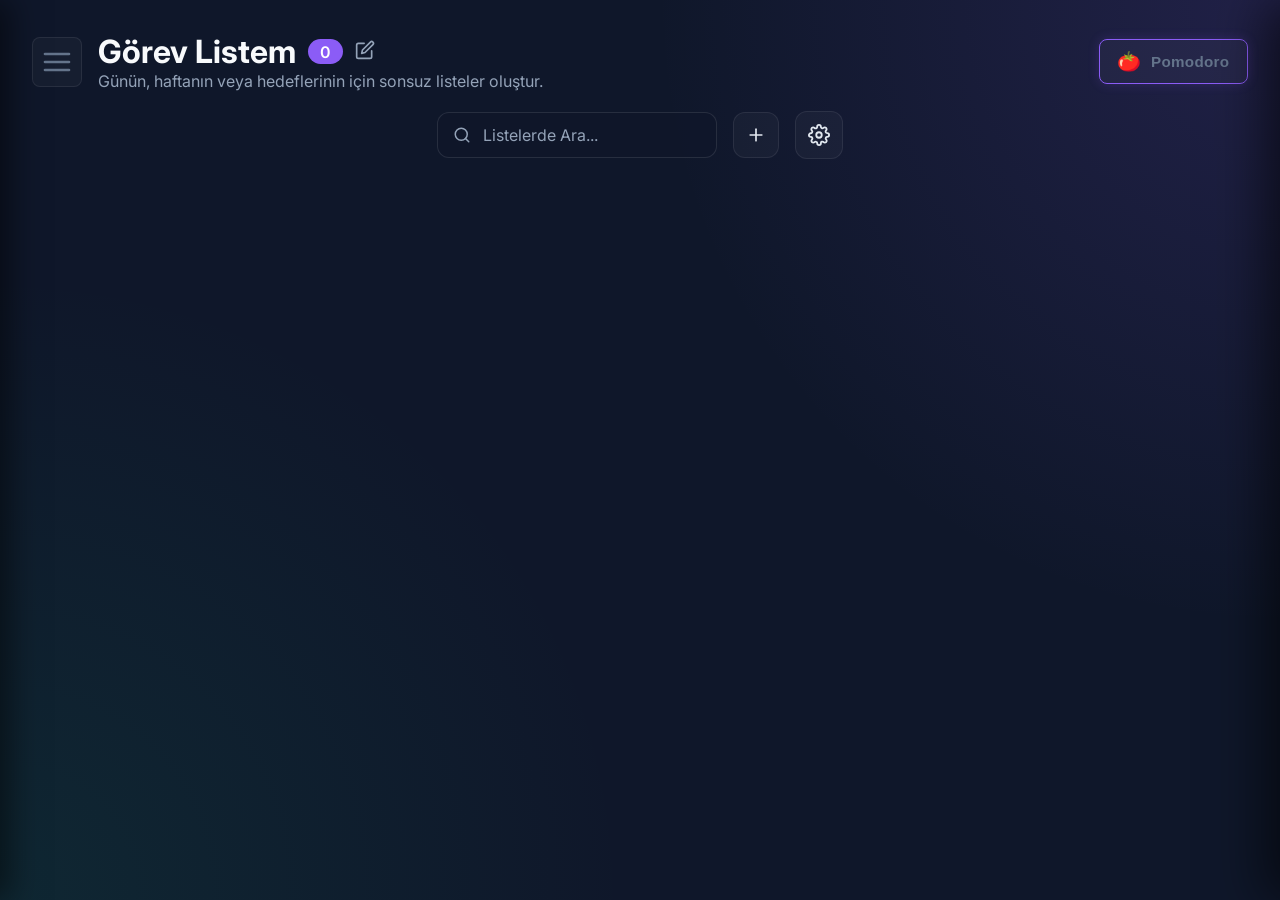
<file: index.html>
<!DOCTYPE html>
<html lang="tr">
<head>
    <meta charset="UTF-8">
    <meta name="viewport" content="width=device-width, initial-scale=1.0, maximum-scale=1.0, user-scalable=no">
    <title>Tickoro</title>
    
    <!-- PWA Meta Tags -->
    <link rel="manifest" href="manifest.json?v=9">
    <meta name="theme-color" content="#0f172a">
    <meta name="apple-mobile-web-app-capable" content="yes">
    <meta name="apple-mobile-web-app-status-bar-style" content="black-translucent">
    <meta name="apple-mobile-web-app-title" content="Tickoro">
    <link rel="icon" type="image/png" href="icons/tickoro-icon-192.png">
    <link rel="apple-touch-icon" href="icons/tickoro-icon-192.png">
    <meta name="description" content="Tickoro — Çoklu Pano Planlayıcı ve Pomodoro Sayacı">

    <!-- Google Fonts: Inter -->
    <link rel="preconnect" href="https://fonts.googleapis.com">
    <link rel="preconnect" href="https://fonts.gstatic.com" crossorigin>
    <link href="https://fonts.googleapis.com/css2?family=Inter:wght@400;500;600;700&display=swap" rel="stylesheet">
    <link rel="stylesheet" href="style.css">
</head>
<body>
    <!-- V5 Sidebar & Overlay -->
    <div id="sidebar-overlay" class="sidebar-overlay"></div>
    <aside id="sidebar" class="sidebar">
        <div class="sidebar-top" style="padding: 1rem; padding-bottom: 0;">
            <div style="display:flex; justify-content:space-between; align-items:center; margin-bottom: 1rem;">
                <h2 style="font-size: 1rem; font-weight: 600; color: var(--text-primary); margin: 0;">Menü</h2>
                <button id="close-sidebar-btn" aria-label="Menüyü Kapat" style="background:none; border:none; color:var(--text-secondary); cursor:pointer;">
                    <svg width="24" height="24" viewBox="0 0 24 24" fill="none" stroke="currentColor" stroke-width="2" stroke-linecap="round" stroke-linejoin="round">
                        <line x1="18" y1="6" x2="6" y2="18"></line>
                        <line x1="6" y1="6" x2="18" y2="18"></line>
                    </svg>
                </button>
            </div>
            
            <button id="add-workspace-btn" class="chatgpt-new-btn" style="width:100%; display:flex; align-items:center; gap:0.75rem; padding:0.75rem 1rem; border-radius:12px; border:1px solid rgba(255,255,255,0.1); background:var(--bg-card); color:var(--text-primary); cursor:pointer; font-weight:500; font-size:0.95rem; text-align:left; transition:all 0.2s;">
                <svg width="18" height="18" viewBox="0 0 24 24" fill="none" stroke="currentColor" stroke-width="2" stroke-linecap="round" stroke-linejoin="round">
                    <line x1="12" y1="5" x2="12" y2="19"></line>
                    <line x1="5" y1="12" x2="19" y2="12"></line>
                </svg>
                Yeni Liste
            </button>

            <!-- Tools / Nav Links (Empty for now) -->
            <div style="margin-top: 1rem; display:flex; flex-direction:column; gap:0.2rem;">
            </div>
        </div>

        <div class="sidebar-middle" style="flex:1; overflow-y:auto; padding: 1rem; padding-top: 1.5rem;">
            <h3 class="sidebar-section-title" style="font-size: 0.75rem; color: var(--text-secondary); font-weight: 500; letter-spacing: 0px; margin-bottom: 0.75rem; padding-left: 0.5rem;">YAKIN ZAMANDAKİLER</h3>
            <div class="sidebar-content" id="workspace-list" style="padding: 0;">
                <!-- Dynamic workspace items inserted here -->
            </div>
        </div>

        <div class="sidebar-footer" style="padding: 1rem; border-top: 1px solid var(--border-color);">
            <button id="open-tutorial-btn" class="tutorial-sidebar-btn" title="Öğreticiyi Göster">
                <svg width="16" height="16" viewBox="0 0 24 24" fill="none" stroke="currentColor" stroke-width="2" stroke-linecap="round" stroke-linejoin="round">
                    <circle cx="12" cy="12" r="10"></circle>
                    <path d="M9.09 9a3 3 0 0 1 5.83 1c0 2-3 3-3 3"></path>
                    <line x1="12" y1="17" x2="12.01" y2="17"></line>
                </svg>
                <span>Öğretici</span>
            </button>
            <div class="backup-actions" style="display:flex; gap: 0.5rem; width: 100%;">
                <button id="export-backup-btn" class="backup-btn" title="Dışa Aktar" style="flex:1; display:flex; align-items:center; justify-content:center; gap:0.5rem; padding:0.75rem; background:transparent; border:1px solid var(--border-color); border-radius:8px; color:var(--text-secondary); cursor:pointer; transition:all 0.2s;">
                    <svg width="18" height="18" viewBox="0 0 24 24" fill="none" stroke="currentColor" stroke-width="2" stroke-linecap="round" stroke-linejoin="round">
                        <path d="M21 15v4a2 2 0 0 1-2 2H5a2 2 0 0 1-2-2v-4"></path>
                        <polyline points="7 10 12 15 17 10"></polyline>
                        <line x1="12" y1="15" x2="12" y2="3"></line>
                    </svg>
                </button>
                <label for="import-backup-file" class="backup-btn" title="İçe Aktar" style="flex:1; display:flex; align-items:center; justify-content:center; gap:0.5rem; padding:0.75rem; background:transparent; border:1px solid var(--border-color); border-radius:8px; color:var(--text-secondary); cursor:pointer; transition:all 0.2s;">
                    <svg width="18" height="18" viewBox="0 0 24 24" fill="none" stroke="currentColor" stroke-width="2" stroke-linecap="round" stroke-linejoin="round">
                        <path d="M21 15v4a2 2 0 0 1-2 2H5a2 2 0 0 1-2-2v-4"></path>
                        <polyline points="17 8 12 3 7 8"></polyline>
                        <line x1="12" y1="3" x2="12" y2="15"></line>
                    </svg>
                </label>
                <input type="file" id="import-backup-file" accept=".json" style="display:none">
            </div>
        </div>
    </aside>

    <header class="main-header">
        <div class="title-container">
            <button id="menu-btn" class="menu-btn" aria-label="Menüyü Aç">
                <svg width="32" height="32" viewBox="0 0 24 24" fill="none" stroke="currentColor" stroke-width="2" stroke-linecap="round" stroke-linejoin="round">
                    <line x1="3" y1="12" x2="21" y2="12"></line>
                    <line x1="3" y1="6" x2="21" y2="6"></line>
                    <line x1="3" y1="18" x2="21" y2="18"></line>
                </svg>
            </button>
            <div class="title-text">
                <div style="display: flex; align-items: center; gap: 0.5rem;">
                    <h1 id="workspace-title-display">Görev Listem <span class="badge" id="total-task-count">0</span></h1>
                    <button id="edit-workspace-btn" class="icon-btn edit-workspace-btn" aria-label="Proje İsmini Düzenle" title="Projeyi Yeniden Adlandır" style="background: transparent; border: none; color: var(--text-secondary); cursor: pointer; padding: 0.25rem; transition: color 0.2s ease;">
                        <svg width="20" height="20" viewBox="0 0 24 24" fill="none" stroke="currentColor" stroke-width="2" stroke-linecap="round" stroke-linejoin="round">
                            <path d="M11 4H4a2 2 0 0 0-2 2v14a2 2 0 0 0 2 2h14a2 2 0 0 0 2-2v-7"></path>
                            <path d="M18.5 2.5a2.121 2.121 0 0 1 3 3L12 15l-4 1 1-4 9.5-9.5z"></path>
                        </svg>
                    </button>
                </div>
                <p id="workspace-description-display">Günün, haftanın veya hedeflerinin için sonsuz listeler oluştur.</p>
            </div>
            <button id="pomo-toggle-btn" class="menu-btn" aria-label="Pomodoro" title="Pomodoro Sayacı" style="margin-left: auto; gap: 0.6rem; padding: 0.6rem 1.1rem; border: 1px solid var(--accent); box-shadow: 0 0 12px rgba(139, 92, 246, 0.2); font-size: 1.2rem;">
                🍅 <span style="font-size: 0.95rem; font-weight: 600; letter-spacing: 0.02em;">Pomodoro</span>
            </button>
        </div>
        
        <div class="header-actions" id="header-actions">
            <!-- Search Bar -->
            <div class="search-container">
                <svg xmlns="http://www.w3.org/2000/svg" width="18" height="18" viewBox="0 0 24 24" fill="none" class="search-icon" stroke="currentColor" stroke-width="2" stroke-linecap="round" stroke-linejoin="round">
                    <circle cx="11" cy="11" r="8"></circle>
                    <line x1="21" y1="21" x2="16.65" y2="16.65"></line>
                </svg>
                <input type="text" id="board-search" placeholder="Listelerde Ara..." autocomplete="off">
            </div>

            <button id="add-board-btn" class="secondary-btn" title="Yeni Liste Ekle" aria-label="Yeni Liste Ekle">
                <svg xmlns="http://www.w3.org/2000/svg" width="20" height="20" viewBox="0 0 24 24" fill="none" stroke="currentColor" stroke-width="2" stroke-linecap="round" stroke-linejoin="round">
                    <line x1="12" y1="5" x2="12" y2="19"></line>
                    <line x1="5" y1="12" x2="19" y2="12"></line>
                </svg>
            </button>

            <button id="ws-settings-btn" class="secondary-btn" title="Proje Ayarları">
                <svg width="22" height="22" viewBox="0 0 24 24" fill="none" stroke="currentColor" stroke-width="2" stroke-linecap="round" stroke-linejoin="round">
                    <circle cx="12" cy="12" r="3"></circle>
                    <path d="M19.4 15a1.65 1.65 0 0 0 .33 1.82l.06.06a2 2 0 0 1 0 2.83 2 2 0 0 1-2.83 0l-.06-.06a1.65 1.65 0 0 0-1.82-.33 1.65 1.65 0 0 0-1 1.51V21a2 2 0 0 1-2 2 2 2 0 0 1-2-2v-.09A1.65 1.65 0 0 0 9 19.4a1.65 1.65 0 0 0-1.82.33l-.06.06a2 2 0 0 1-2.83 0 2 2 0 0 1 0-2.83l.06-.06a1.65 1.65 0 0 0 .33-1.82 1.65 1.65 0 0 0-1.51-1H3a2 2 0 0 1-2-2 2 2 0 0 1 2-2h.09A1.65 1.65 0 0 0 4.6 9a1.65 1.65 0 0 0-.33-1.82l-.06-.06a2 2 0 0 1 0-2.83 2 2 0 0 1 2.83 0l.06.06a1.65 1.65 0 0 0 1.82.33H9a1.65 1.65 0 0 0 1-1.51V3a2 2 0 0 1 2-2 2 2 0 0 1 2 2v.09a1.65 1.65 0 0 0 1 1.51 1.65 1.65 0 0 0 1.82-.33l.06-.06a2 2 0 0 1 2.83 0 2 2 0 0 1 0 2.83l-.06.06a1.65 1.65 0 0 0-.33 1.82V9a1.65 1.65 0 0 0 1.51 1H21a2 2 0 0 1 2 2 2 2 0 0 1-2 2h-.09a1.65 1.65 0 0 0-1.51 1z"></path>
                </svg>
            </button>
        </div>
    </header>

    <main class="board-container" id="board-container">
        <!-- Boards will be generated here by JavaScript -->
    </main>

    <!-- Right Sidebar for Pomodoro -->
    <aside id="pomodoro-sidebar" class="pomodoro-sidebar hidden">
        <div class="pomodoro-sidebar-header">
            <div style="display:flex; align-items:center; gap: 0.5rem; font-size: 1.1rem; font-weight: 600;">
                <span>🍅</span> Pomodoro
            </div>
            <div style="display:flex; align-items:center; gap: 0.5rem;">
                <button id="pomo-full-reset-btn" aria-label="Tümünü Sıfırla" title="Tümünü Sıfırla" style="background:none; border:1px solid rgba(255,255,255,0.1); color:var(--text-secondary); cursor:pointer; padding: 0.3rem 0.6rem; font-size: 0.75rem; display:flex; align-items:center; gap:0.3rem; transition: all 0.2s;">
                    <svg width="14" height="14" viewBox="0 0 24 24" fill="none" stroke="currentColor" stroke-width="2" stroke-linecap="round" stroke-linejoin="round"><path d="M3 12a9 9 0 1 0 9-9 9.75 9.75 0 0 0-6.74 2.74L3 8"></path><polyline points="3 3 3 8 8 8"></polyline></svg>
                    Sıfırla
                </button>
                <button id="close-pomodoro-btn" aria-label="Kapat" style="background:none; border:none; color:var(--text-secondary); cursor:pointer;">
                    <svg width="24" height="24" viewBox="0 0 24 24" fill="none" stroke="currentColor" stroke-width="2" stroke-linecap="round" stroke-linejoin="round">
                        <polyline points="13 17 18 12 13 7"></polyline>
                        <polyline points="6 17 11 12 6 7"></polyline>
                    </svg>
                </button>
            </div>
        </div>

        <div class="pomo-sidebar-scroll">
            <div class="pomo-modes-sidebar">
                <button class="pomo-mode-btn active" data-mode="work">Odaklan</button>
                <button class="pomo-mode-btn" data-mode="break">Dinlen</button>
            </div>

            <div class="pomo-circle-container">
                <svg class="pomo-progress-ring" width="220" height="220">
                    <circle class="pomo-ring-bg" stroke="var(--bg-hover)" stroke-width="6" fill="transparent" r="100" cx="110" cy="110"/>
                    <circle id="pomo-ring-progress" class="pomo-ring-progress" stroke="var(--accent)" stroke-width="6" fill="transparent" r="100" cx="110" cy="110" stroke-linecap="round"/>
                </svg>
                <div class="pomo-timer-overlay">
                    <span id="pomo-status-icon" style="font-size: 1.5rem; margin-bottom: -5px;">🎯</span>
                    <div id="pomo-timer-display" class="pomo-timer-display">25:00</div>
                    <div id="pomo-timer-label" style="font-size: 0.85rem; color: var(--text-secondary); margin-top: 5px;">Odaklanma zamanı</div>
                </div>
            </div>

            <div class="pomo-controls-circles">
                <button id="pomo-start-btn" class="pomo-circle-btn active" title="Başlat/Durdur">
                    <svg width="24" height="24" viewBox="0 0 24 24" fill="currentColor"><path d="M8 5v14l11-7z"/></svg>
                </button>
                <button id="pomo-skip-btn" class="pomo-circle-btn" title="Atla">
                    <svg width="24" height="24" viewBox="0 0 24 24" fill="none" stroke="currentColor" stroke-width="2" stroke-linecap="round" stroke-linejoin="round"><polygon points="5 4 15 12 5 20 5 4"></polygon><line x1="19" y1="5" x2="19" y2="19"></line></svg>
                </button>
                <button id="pomo-reset-btn" class="pomo-circle-btn" title="Sayacı Sıfırla">
                    <svg width="20" height="20" viewBox="0 0 24 24" fill="none" stroke="currentColor" stroke-width="2" stroke-linecap="round" stroke-linejoin="round"><path d="M3 12a9 9 0 1 0 9-9 9.75 9.75 0 0 0-6.74 2.74L3 8"></path><polyline points="3 3 3 8 8 8"></polyline></svg>
                </button>
            </div>

            <!-- Progress Graphic -->
            <div class="pomo-graphic-section">
                <div class="pomo-graphic-header">
                    <span id="pomo-round-text">1 / 4</span>
                </div>
                <div id="pomo-dots-container" class="pomo-dots-container">
                    <!-- Dots generated dynamic here -->
                </div>
            </div>

            <!-- Quick Settings Section -->
            <div class="pomo-quick-settings">
                <h4 class="settings-title">Hızlı Ayarlar</h4>
                <div class="pomo-setting-row">
                    <label>Odak Süresi</label>
                    <div class="pomo-duration-input-wrap">
                        <input type="number" id="pomo-work-duration" value="25" min="1" max="120" class="pomo-duration-input"> 
                        <span class="pomo-duration-unit">dk</span>
                    </div>
                </div>
                <div class="pomo-setting-row">
                    <label>Mola Süresi</label>
                    <div class="pomo-duration-input-wrap">
                        <input type="number" id="pomo-break-duration" value="5" min="1" max="60" class="pomo-duration-input">
                        <span class="pomo-duration-unit">dk</span>
                    </div>
                </div>
                <div class="pomo-setting-row">
                    <label>Hedef Tur</label>
                    <input type="number" id="pomo-target-rounds" value="4" min="1" max="10">
                </div>
                <div class="pomo-setting-row">
                    <label>Ses Bildirimi</label>
                    <label class="toggle-switch">
                        <input type="checkbox" id="pomo-sound-toggle" checked>
                        <span class="slider"></span>
                    </label>
                </div>
            </div>
        </div>
    </aside>

    <!-- Custom Confirm Modal -->
    <div id="confirm-modal" class="confirm-modal hidden">
        <div class="confirm-box">
            <h3 id="confirm-title">Emin misin?</h3>
            <p id="confirm-message">Bu işlemi geri alamazsın.</p>
            <div class="confirm-actions">
                <button id="confirm-cancel" class="board-filter-btn">İptal</button>
                <button id="confirm-ok" class="primary-btn danger-btn">Sil</button>
            </div>
        </div>
    </div>

    <!-- Workspace Settings Modal -->
    <div id="settings-modal" class="confirm-modal hidden">
        <div class="confirm-box settings-box">
            <div class="settings-header">
                <h3>Proje Ayarları</h3>
                <button id="close-settings-btn" class="close-popup-btn">✕</button>
            </div>
            
            <div style="margin-bottom: 1.5rem;">
                <h4 style="margin-bottom: 1rem; color: var(--accent); border-bottom: 1px solid var(--border-color); padding-bottom: 0.5rem;">Görev ve Görünüm</h4>
                
                <div class="setting-item">
                    <div class="setting-info">
                        <h4>Zaman Çizelgesi</h4>
                    <p>Görevlere saat ekleme özelliğini aktif eder.</p>
                </div>
                <label class="toggle-switch">
                    <input type="checkbox" id="setting-time-toggle">
                    <span class="slider"></span>
                </label>
            </div>

                <div class="setting-item">
                <div class="setting-info">
                    <h4>Tamamlanma Kutuları</h4>
                    <p>Görevlerin yanına işaretleme kutucuğu (tik) ekler.</p>
                </div>
                <label class="toggle-switch">
                    <input type="checkbox" id="setting-check-toggle">
                    <span class="slider"></span>
                </label>
            </div>

            <div class="setting-item">
                <div class="setting-info">
                    <h4>İlerleme Çubuğu</h4>
                    <p>Listelerin tamamlanma yüzdesini gösterir.</p>
                </div>
                <label class="toggle-switch">
                    <input type="checkbox" id="setting-progress-toggle">
                    <span class="slider"></span>
                </label>
            </div>
            </div>

            <div>
                <h4 style="margin-bottom: 1rem; color: var(--accent); border-bottom: 1px solid var(--border-color); padding-bottom: 0.5rem;">Hatırlatıcı Ayarları</h4>

                <div class="setting-item">
                    <div class="setting-info">
                        <h4>Sesli Hatırlatıcı</h4>
                    <p>Vakti gelen görevler için bildirim ve alarm çalar.</p>
                </div>
                <label class="toggle-switch">
                    <input type="checkbox" id="setting-alarm-toggle">
                    <span class="slider"></span>
                </label>
            </div>

            <div class="setting-item" id="setting-alarm-options" style="flex-direction: column; align-items: flex-start; gap: 1rem; display: none;">
                <div style="display: flex; justify-content: space-between; width: 100%; align-items: center;">
                    <span style="font-size: 0.9rem; color: var(--text-secondary);">Önceden Uyar (Dakika)</span>
                    <input type="number" id="setting-alarm-offset" min="0" max="1440" value="5" class="todo-input" style="width: 80px; padding: 0.4rem; text-align: center; border-radius: 6px;">
                </div>
                <div style="display: flex; justify-content: space-between; width: 100%; align-items: center;">
                    <span style="font-size: 0.9rem; color: var(--text-secondary);">Erteleme Süresi (Dakika)</span>
                    <input type="number" id="setting-snooze-duration" min="1" max="1440" value="5" class="todo-input" style="width: 80px; padding: 0.4rem; text-align: center; border-radius: 6px;">
                </div>
            </div>
            </div>
        </div>
    </div>

    <!-- Alarm Modal -->
    <div id="alarm-modal" class="confirm-modal hidden">
        <div class="confirm-box alarm-box" style="border: 2px solid var(--accent); box-shadow: 0 0 40px var(--accent-glow);">
            <div style="display:flex; justify-content:center; margin-bottom:1rem; color:var(--accent); animation: pulse 2s infinite;">
                <svg width="48" height="48" viewBox="0 0 24 24" fill="none" stroke="currentColor" stroke-width="2" stroke-linecap="round" stroke-linejoin="round">
                    <circle cx="12" cy="13" r="8"></circle>
                    <path d="M12 9v4l2 2"></path>
                    <path d="M5 3L2 6"></path>
                    <path d="M22 6l-3-3"></path>
                    <path d="M6.38 18.7L4 21"></path>
                    <path d="M17.64 18.67L20 21"></path>
                </svg>
            </div>
            <h3 id="alarm-title" style="margin-bottom: 0.5rem; text-align: center;">Zamanı Geldi!</h3>
            <p id="alarm-task-name" style="text-align: center; color: var(--text-primary); font-size: 1.2rem; font-weight: 600; margin-bottom: 0.5rem;">Görev Adı</p>
            <p id="alarm-task-time" style="text-align: center; color: var(--text-secondary); margin-bottom: 1.5rem;">15:30</p>
            <div class="confirm-actions" style="flex-direction: column; gap: 0.5rem;">
                <button id="alarm-complete-btn" class="primary-btn" style="width: 100%; justify-content: center; background-color: var(--accent);"><svg width="20" height="20" viewBox="0 0 24 24" fill="none" stroke="currentColor" stroke-width="2" stroke-linecap="round" stroke-linejoin="round" style="margin-right: 0.5rem;"><polyline points="20 6 9 17 4 12"></polyline></svg> Tamam</button>
                <button id="alarm-snooze-btn" class="secondary-btn" style="width: 100%; justify-content: center;"><svg width="20" height="20" viewBox="0 0 24 24" fill="none" stroke="currentColor" stroke-width="2" stroke-linecap="round" stroke-linejoin="round" style="margin-right: 0.5rem;"><circle cx="12" cy="12" r="10"></circle><polyline points="12 6 12 12 16 14"></polyline></svg> Ertele (<span id="alarm-snooze-mins">5</span> dk)</button>
            </div>
        </div>
    </div>

    <!-- Global Color Picker Pop-up -->
    <div id="color-popup" class="color-popup hidden">
        <div class="color-grid">
            <button class="color-btn none" data-color="none" title="Renksiz (İptal)"></button>
            <button class="color-btn neon-pink" data-color="neon-pink" title="Neon Pembe"></button>
            <button class="color-btn cyan" data-color="cyan" title="Saf Turkuaz"></button>
            <button class="color-btn emerald" data-color="emerald" title="Fosforlu Yeşil"></button>
            <button class="color-btn blue" data-color="blue" title="Elektrik Mavisi"></button>
            <button class="color-btn purple" data-color="purple" title="Parlak Mor"></button>
            <button class="color-btn yellow" data-color="yellow" title="Elektrik Sarısı"></button>
            <button class="color-btn red" data-color="red" title="Keskin Kırmızı"></button>
        </div>
    </div>

    <!-- Templates -->
    <template id="board-template">
        <div class="board" data-id="" draggable="false">
            <div class="board-header">
                <!-- Drag Handle Icon -->
                <div class="drag-handle" title="Listeyi Taşı" draggable="true">
                    <svg xmlns="http://www.w3.org/2000/svg" width="20" height="20" viewBox="0 0 24 24" fill="none" stroke="currentColor" stroke-width="2" stroke-linecap="round" stroke-linejoin="round">
                        <circle cx="9" cy="12" r="1"></circle>
                        <circle cx="9" cy="5" r="1"></circle>
                        <circle cx="9" cy="19" r="1"></circle>
                        <circle cx="15" cy="12" r="1"></circle>
                        <circle cx="15" cy="5" r="1"></circle>
                        <circle cx="15" cy="19" r="1"></circle>
                    </svg>
                </div>
                <h2 class="board-title" contenteditable="true" spellcheck="false" draggable="false">Yeni Liste</h2>
                <div class="board-header-actions" style="display:flex; gap:5px;">
                    <button class="delete-board-btn" title="Listeyi Sil">
                        <svg xmlns="http://www.w3.org/2000/svg" width="18" height="18" viewBox="0 0 24 24" fill="none" stroke="currentColor" stroke-width="2" stroke-linecap="round" stroke-linejoin="round">
                            <polyline points="3 6 5 6 21 6"></polyline>
                            <path d="M19 6v14a2 2 0 0 1-2 2H7a2 2 0 0 1-2-2V6m3 0V4a2 2 0 0 1 2-2h4a2 2 0 0 1 2 2v2"></path>
                        </svg>
                    </button>
                </div>
            </div>
            
            <div class="board-filters">
                <button class="board-filter-btn active" data-filter="all">Hepsi</button>
                <button class="board-filter-btn" data-filter="pending">Yapılacak</button>
                <button class="board-filter-btn" data-filter="completed">Bitenler</button>
            </div>

            <!-- V4 Progress Bar -->
            <div class="progress-container" title="Durum">
                <div class="progress-bar">
                    <div class="progress-fill" style="width: 0%;"></div>
                </div>
                <span class="progress-text">0%</span>
            </div>
            
            <form class="task-form">
                <div class="input-group">
                    <input type="time" class="todo-time time-picker" required>
                    <input type="text" class="todo-input" placeholder="Görev Ekle..." autocomplete="off" required>
                    <button type="submit" class="add-task-btn" aria-label="Ekle">
                        <svg xmlns="http://www.w3.org/2000/svg" width="20" height="20" viewBox="0 0 24 24" fill="none" stroke="currentColor" stroke-width="2" stroke-linecap="round" stroke-linejoin="round">
                            <line x1="12" y1="5" x2="12" y2="19"></line>
                            <line x1="5" y1="12" x2="19" y2="12"></line>
                        </svg>
                    </button>
                </div>
            </form>

            <div class="timeline-container">
                <div class="timeline-line"></div>
                <!-- Drag to here -->
                <ul class="task-list"></ul>
            </div>
        </div>
    </template>

    <!-- Onboarding Tutorial Modal -->
    <div id="tutorial-modal" class="tutorial-modal hidden">
        <div class="tutorial-backdrop"></div>
        <div class="tutorial-card">
            <button id="tutorial-close-x" class="tutorial-close-x" aria-label="Kapat">
                <svg width="20" height="20" viewBox="0 0 24 24" fill="none" stroke="currentColor" stroke-width="2" stroke-linecap="round" stroke-linejoin="round">
                    <line x1="18" y1="6" x2="6" y2="18"></line>
                    <line x1="6" y1="6" x2="18" y2="18"></line>
                </svg>
            </button>

            <div class="tutorial-carousel">
                <div class="tutorial-slides" id="tutorial-slides">
                    <!-- Slide 1: Welcome -->
                    <div class="tutorial-slide">
                        <div class="tutorial-slide-icon">🎯</div>
                        <h2>Hoş Geldin!</h2>
                        <p class="tutorial-slide-desc">Çoklu Pano Planlayıcı ile günlük görevlerini, projelerini ve hedeflerini kolayca organize et. Hızlı bir tur atalım!</p>
                        <div class="tutorial-slide-visual">
                            <div class="tutorial-mini-boards">
                                <div class="tutorial-mini-board">
                                    <div class="tmb-title">Bugün</div>
                                    <div class="tmb-task"></div>
                                    <div class="tmb-task short"></div>
                                </div>
                                <div class="tutorial-mini-board">
                                    <div class="tmb-title">Yarın</div>
                                    <div class="tmb-task"></div>
                                    <div class="tmb-task"></div>
                                    <div class="tmb-task short"></div>
                                </div>
                            </div>
                        </div>
                    </div>

                    <!-- Slide 2: Lists & Tasks -->
                    <div class="tutorial-slide">
                        <div class="tutorial-slide-icon">📋</div>
                        <h2>Listeler & Görevler</h2>
                        <p class="tutorial-slide-desc">Üstteki <strong>+</strong> butonu ile yeni listeler oluştur. Her listeye görev ekle, sürükle-bırak ile sırala. Görevleri listeler arasında taşıyabilirsin.</p>
                        <div class="tutorial-slide-visual">
                            <div class="tutorial-feature-list">
                                <div class="tutorial-feature-item">
                                    <span class="tfi-icon">➕</span>
                                    <span>Yeni liste & görev ekle</span>
                                </div>
                                <div class="tutorial-feature-item">
                                    <span class="tfi-icon">✋</span>
                                    <span>Sürükle-bırak ile sırala</span>
                                </div>
                                <div class="tutorial-feature-item">
                                    <span class="tfi-icon">🔍</span>
                                    <span>Arama ile listelerini bul</span>
                                </div>
                            </div>
                        </div>
                    </div>

                    <!-- Slide 3: Colors & Details -->
                    <div class="tutorial-slide">
                        <div class="tutorial-slide-icon">🎨</div>
                        <h2>Renkler & Detaylar</h2>
                        <p class="tutorial-slide-desc">Görevin solundaki <strong>renkli noktaya</strong> tıklayarak kategori rengi ata. Aşağı ok ile görev detaylarını aç: not ekle, alt görev oluştur.</p>
                        <div class="tutorial-slide-visual">
                            <div class="tutorial-color-demo">
                                <div class="tcd-dot" style="background:#FF00FF"></div>
                                <div class="tcd-dot" style="background:#00FFFF"></div>
                                <div class="tcd-dot" style="background:#39FF14"></div>
                                <div class="tcd-dot" style="background:#0066FF"></div>
                                <div class="tcd-dot" style="background:#FFEA00"></div>
                                <div class="tcd-dot" style="background:#FF003C"></div>
                            </div>
                            <div class="tutorial-detail-preview">
                                <div class="tdp-note">📝 Notlar</div>
                                <div class="tdp-sub">☑️ Alt Görevler</div>
                            </div>
                        </div>
                    </div>

                    <!-- Slide 4: Projects -->
                    <div class="tutorial-slide">
                        <div class="tutorial-slide-icon">📁</div>
                        <h2>Projeler</h2>
                        <p class="tutorial-slide-desc">Sol üstteki <strong>menü</strong> butonundan projelerini yönet. Farklı alanlar için ayrı projeler oluştur: İş, Kişisel, Okul...</p>
                        <div class="tutorial-slide-visual">
                            <div class="tutorial-project-list">
                                <div class="tpl-item active"><span class="tpl-dot"></span> Genel</div>
                                <div class="tpl-item"><span class="tpl-dot"></span> İş Projeleri</div>
                                <div class="tpl-item"><span class="tpl-dot"></span> Kişisel</div>
                                <div class="tpl-item add">+ Yeni Proje</div>
                            </div>
                        </div>
                    </div>

                    <!-- Slide 5: Pomodoro -->
                    <div class="tutorial-slide">
                        <div class="tutorial-slide-icon">🍅</div>
                        <h2>Pomodoro Sayacı</h2>
                        <p class="tutorial-slide-desc">Sağ üstteki <strong>Pomodoro</strong> butonu ile odaklanma sayacını aç. Çalışma ve mola sürelerini ayarla, turlarını takip et.</p>
                        <div class="tutorial-slide-visual">
                            <div class="tutorial-pomo-preview">
                                <div class="tpp-circle">
                                    <span class="tpp-time">25:00</span>
                                </div>
                                <div class="tpp-controls">
                                    <span class="tpp-btn">▶</span>
                                    <span class="tpp-btn">⏭</span>
                                    <span class="tpp-btn">↺</span>
                                </div>
                            </div>
                        </div>
                    </div>

                    <!-- Slide 6: Settings & Backup -->
                    <div class="tutorial-slide">
                        <div class="tutorial-slide-icon">⚙️</div>
                        <h2>Ayarlar & Yedekleme</h2>
                        <p class="tutorial-slide-desc">Dişli simgesinden proje ayarlarını özelleştir: saat gösterimi, checkbox'lar, ilerleme çubuğu ve alarm. Menüden verilerini <strong>dışa/içe aktar</strong>.</p>
                        <div class="tutorial-slide-visual">
                            <div class="tutorial-settings-demo">
                                <div class="tsd-row"><span>⏰ Zaman Çizelgesi</span><div class="tsd-toggle on"></div></div>
                                <div class="tsd-row"><span>☑️ Tamamlanma Kutuları</span><div class="tsd-toggle on"></div></div>
                                <div class="tsd-row"><span>📊 İlerleme Çubuğu</span><div class="tsd-toggle"></div></div>
                                <div class="tsd-row"><span>🔔 Sesli Hatırlatıcı</span><div class="tsd-toggle"></div></div>
                            </div>
                        </div>
                    </div>
                </div>
            </div>

            <!-- Navigation -->
            <div class="tutorial-nav">
                <button id="tutorial-prev" class="tutorial-nav-btn" aria-label="Önceki">
                    <svg width="18" height="18" viewBox="0 0 24 24" fill="none" stroke="currentColor" stroke-width="2" stroke-linecap="round" stroke-linejoin="round">
                        <polyline points="15 18 9 12 15 6"></polyline>
                    </svg>
                </button>
                <div class="tutorial-dots" id="tutorial-dots"></div>
                <button id="tutorial-next" class="tutorial-nav-btn" aria-label="Sonraki">
                    <svg width="18" height="18" viewBox="0 0 24 24" fill="none" stroke="currentColor" stroke-width="2" stroke-linecap="round" stroke-linejoin="round">
                        <polyline points="9 18 15 12 9 6"></polyline>
                    </svg>
                </button>
            </div>

            <!-- Footer -->
            <div class="tutorial-footer">
                <label class="tutorial-dont-show">
                    <input type="checkbox" id="tutorial-dont-show-check">
                    <span>Bir daha gösterme</span>
                </label>
                <button id="tutorial-got-it" class="tutorial-got-it-btn">Anladım!</button>
            </div>
        </div>
    </div>

    <script src="drag-drop-touch.js"></script>
    <script src="script.js"></script>
    
    <!-- PWA Service Worker Registration -->
    <script>
        if ('serviceWorker' in navigator) {
            window.addEventListener('load', () => {
                navigator.serviceWorker.register('service-worker.js')
                    .then(registration => {
                        console.log('SW Başarıyla Kaydedildi:', registration.scope);
                    })
                    .catch(error => {
                        console.log('SW Kayıt Hatası:', error);
                    });
            });
        }
    </script>
</body>
</html>
</file>
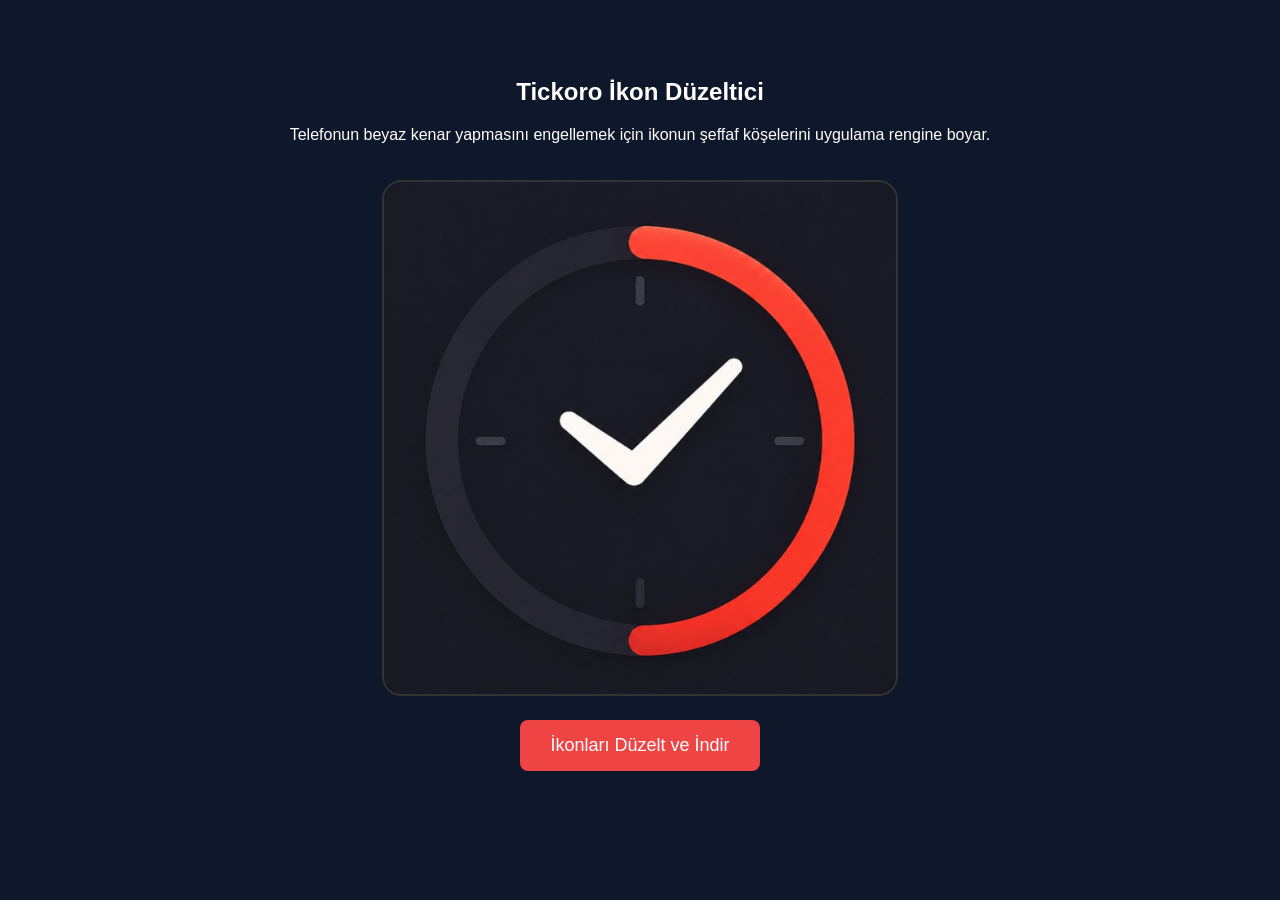
<file: fix.html>
<!DOCTYPE html>
<html lang="tr">
<head>
    <meta charset="UTF-8">
    <title>İkon Düzeltici</title>
    <style>
        body { font-family: sans-serif; background: #0f172a; color: white; text-align: center; padding: 50px; }
        button { padding: 15px 30px; font-size: 18px; cursor: pointer; background: #ef4444; color: white; border: none; border-radius: 8px; margin-top: 20px; }
        canvas { border: 2px solid #333; margin-top: 20px; border-radius: 20px; }
    </style>
</head>
<body>
    <h2>Tickoro İkon Düzeltici</h2>
    <p>Telefonun beyaz kenar yapmasını engellemek için ikonun şeffaf köşelerini uygulama rengine boyar.</p>
    
    <div>
        <canvas id="canvas512" width="512" height="512"></canvas>
    </div>

    <button onclick="fixAndDownload()">İkonları Düzelt ve İndir</button>

    <script>
        const bgColor = '#0f172a'; // Uygulamanın arka plan rengi

        function drawFixedIcon(canvasId, src, size) {
            return new Promise((resolve) => {
                const canvas = document.getElementById(canvasId);
                const ctx = canvas.getContext('2d');
                const img = new Image();
                img.onload = () => {
                    // 1. Arka planı tamamen boya
                    ctx.fillStyle = bgColor;
                    ctx.fillRect(0, 0, size, size);
                    
                    // 2. Senin şeffaf resmini üstüne çiz
                    ctx.drawImage(img, 0, 0, size, size);
                    resolve(canvas.toDataURL('image/png'));
                };
                img.src = src;
            });
        }

        async function fixAndDownload() {
            // İkonları çiz ve al
            const dataUrl512 = await drawFixedIcon('canvas512', 'icons/icon-512.png', 512);
            
            // İndir 512
            const link512 = document.createElement('a');
            link512.download = 'icon-512.png';
            link512.href = dataUrl512;
            link512.click();

            alert('Yeni icon-512.png dosyası indirildi! Lütfen bu dosyayı kopyalayıp icons klasöründeki eski dosyaların (icon-192.png ve icon-512.png) yerine yapıştır (isimlerini ayarlayarak) ve GitHub\'a pushla.');
        }

        // Sayfa açılınca önizlemeyi göster
        drawFixedIcon('canvas512', 'icons/icon-512.png', 512);
    </script>
</body>
</html>
</file>
<file: style.css>
:root {
    --bg-color: #0f172a;        
    --card-bg: rgba(30, 41, 59, 0.65); 
    --text-primary: #f8fafc;    
    --text-secondary: #94a3b8;  
    --text-light: #e2e8f0;      /* Açık metin */
    --text-muted: #64748b;      /* Soluk metin */
    --accent: #8b5cf6;          
    --accent-hover: #7c3aed;    
    --accent-glow: rgba(139, 92, 246, 0.5);
    --danger: #ef4444;          
    --danger-hover: #dc2626;    
    --success: #10b981;         
    --border-color: rgba(255, 255, 255, 0.1);
    --timeline-color: rgba(255, 255, 255, 0.08);
    --glass-bg: rgba(255, 255, 255, 0.03);    /* Cam efekt arka plan */
    --glass-border: rgba(255, 255, 255, 0.08); /* Cam efekt kenarlık */
    --bg-card: rgba(30, 41, 59, 0.65);        /* Kart arka planı */
    --bg-hover: rgba(255, 255, 255, 0.06);    /* Hover arka planı */

    /* V3 Full Tag Colors (Ultra Neon) */
    --tag-neon-pink: #FF00FF;  /* Koyu/Sıcak Pembe */
    --tag-cyan: #00FFFF;       /* Saf Turkuaz */
    --tag-emerald: #39FF14;    /* Fosforlu Yeşil */
    --tag-blue: #0066FF;       /* Elektrik Mavisi */
    --tag-purple: #B200FF;     /* Parlak Mor */
    --tag-yellow: #FFEA00;     /* Elektrik Sarısı */
    --tag-red: #FF003C;        /* Keskin Kırmızı */
}

* {
    margin: 0;
    padding: 0;
    box-sizing: border-box;
}

body {
    font-family: 'Inter', sans-serif;
    background-color: var(--bg-color);
    background-image: radial-gradient(circle at top right, rgba(139, 92, 246, 0.15), transparent 40%),
                      radial-gradient(circle at bottom left, rgba(16, 185, 129, 0.1), transparent 40%);
    background-attachment: fixed;
    color: var(--text-primary);
    min-height: 100vh;
    display: flex;
    flex-direction: column;
    overflow-x: hidden;
    
    /* Native App Feel Enhancements */
    -webkit-tap-highlight-color: transparent; /* Remove blue tap highlight on mobile */
    -webkit-touch-callout: none; /* Disable long-press popup menu */
    user-select: none; /* Prevent text selection */
}

/* Allow text selection where needed */
input, textarea, [contenteditable="true"] {
    user-select: auto;
    -webkit-user-select: auto;
}

/* Master Header */
.main-header {
    text-align: left;
    padding: 2rem;
    display: flex;
    flex-direction: column;
    gap: 1.25rem;
}

.title-container {
    display: flex;
    align-items: center;
    gap: 1rem;
    width: 100%;
}

.menu-btn {
    background: var(--glass-bg);
    border: 1px solid var(--glass-border);
    color: var(--text-muted);
    cursor: pointer;
    display: flex;
    align-items: center;
    justify-content: center;
    padding: 0.5rem;
    border-radius: 8px;
    transition: all 0.2s ease;
}

.menu-btn:hover {
    color: var(--text-light);
    background: rgba(255,255,255,0.05);
    border-color: var(--accent);
}

.title-text {
    display: flex;
    flex-direction: column;
}

.main-header h1 {
    font-size: 2rem;
    font-weight: 700;
    display: flex;
    align-items: center;
    gap: 0.75rem;
}

.badge {
    background-color: var(--accent);
    color: white;
    font-size: 1rem;
    padding: 0.15rem 0.75rem;
    border-radius: 99px;
    font-weight: 600;
}

.main-header p {
    color: var(--text-secondary);
}

.header-actions {
    display: flex;
    gap: 1rem;
    align-items: center;
    justify-content: center;
    flex-wrap: wrap;
}

/* Search Bar */
.search-container {
    position: relative;
    display: flex;
    align-items: center;
}

.search-icon {
    position: absolute;
    left: 1rem;
    color: var(--text-secondary);
}

#board-search {
    padding: 0.75rem 1rem 0.75rem 2.8rem;
    background-color: rgba(15, 23, 42, 0.6);
    border: 1px solid var(--border-color);
    border-radius: 12px;
    color: var(--text-primary);
    font-family: inherit;
    font-size: 1rem;
    width: 280px;
    transition: all 0.3s ease;
}

#board-search:focus {
    outline: none;
    border-color: var(--accent);
    box-shadow: 0 0 0 3px var(--accent-glow);
    background-color: rgba(15, 23, 42, 0.8);
}

#board-search::placeholder {
    color: var(--text-secondary);
}

.primary-btn {
    background-color: var(--accent);
    color: white;
    border: none;
    padding: 0.75rem 1.5rem;
    font-size: 1rem;
    font-weight: 600;
    font-family: inherit;
    border-radius: 12px;
    display: flex;
    align-items: center;
    gap: 0.5rem;
    cursor: pointer;
    transition: all 0.2s ease;
    box-shadow: 0 4px 12px var(--accent-glow);
}

.primary-btn:hover {
    background-color: var(--accent-hover);
    transform: translateY(-2px);
}

.primary-btn:active {
    transform: translateY(0);
}

.secondary-btn {
    background-color: var(--glass-bg);
    color: var(--text-light);
    border: 1px solid var(--glass-border);
    padding: 0.75rem;
    border-radius: 12px;
    display: flex;
    align-items: center;
    justify-content: center;
    cursor: pointer;
    transition: all 0.2s ease;
}

.secondary-btn:hover {
    background-color: rgba(255, 255, 255, 0.1);
    border-color: rgba(255, 255, 255, 0.3);
    box-shadow: 0 0 15px rgba(255,255,255,0.05);
    transform: translateY(-2px);
}

.secondary-btn:active {
    transform: translateY(0);
}

/* Kanban Board Container (Grid / Flex Wrap) */
.board-container {
    display: flex;
    flex-wrap: wrap;
    justify-content: center;
    gap: 1.5rem;
    padding: 1rem 2rem 3rem 2rem;
    align-items: flex-start;
    flex: 1; /* Take remaining height */
    
    scrollbar-width: thin;
    scrollbar-color: var(--accent) rgba(0,0,0,0.2);
}

/* Single Board / Column */
.board {
    min-width: 400px;
    max-width: 400px;
    background: var(--card-bg);
    backdrop-filter: blur(16px);
    -webkit-backdrop-filter: blur(16px);
    border: 1px solid var(--border-color);
    border-radius: 20px;
    padding: 1.5rem;
    display: flex;
    flex-direction: column;
    gap: 1rem;
    box-shadow: 0 10px 30px -10px rgba(0, 0, 0, 0.4);
    transition: opacity 0.3s ease, transform 0.3s ease;
}

.board.dragging-board {
    opacity: 0.4;
    transform: scale(0.98);
    border: 2px dashed var(--accent);
}

/* Board Header */
.board-header {
    display: flex;
    justify-content: space-between;
    align-items: center;
    border-bottom: 1px solid var(--border-color);
    padding-bottom: 1rem;
    gap: 0.5rem;
}

.drag-handle {
    cursor: grab;
    color: var(--text-secondary);
    display: flex;
    align-items: center;
    justify-content: center;
    padding: 0.25rem;
    transition: color 0.2s ease;
}

.drag-handle:hover {
    color: var(--text-primary);
}

.drag-handle:active {
    cursor: grabbing;
}


.board-title {
    font-size: 1.25rem;
    font-weight: 600;
    color: var(--text-primary);
    outline: none;
    padding: 0.25rem 0.5rem;
    border-radius: 8px;
    border: 1px solid transparent;
    transition: all 0.2s ease;
    cursor: default;
    flex: 1;
}

.board-title[contenteditable="true"] {
    cursor: text;
    background-color: rgba(255, 255, 255, 0.05);
    border-color: var(--border-color);
}

.board-header-actions {
    display: flex;
    align-items: center;
    gap: 0.25rem;
}

.delete-board-btn {
    background: transparent;
    border: none;
    color: var(--text-secondary);
    cursor: pointer;
    padding: 0.5rem;
    border-radius: 8px;
    opacity: 0.5;
    transition: all 0.2s ease;
    display: flex;
    align-items: center;
    justify-content: center;
}

.edit-workspace-btn:hover {
    color: var(--accent) !important;
}

.delete-board-btn:hover {
    opacity: 1;
    color: var(--danger);
    background-color: rgba(239, 68, 68, 0.1);
}

/* Board specific Filters (V3) */
.board-filters {
    display: flex;
    gap: 0.5rem;
    padding-bottom: 0.5rem;
}

.board-filter-btn {
    background: transparent;
    border: none;
    color: var(--text-secondary);
    font-size: 0.85rem;
    font-weight: 500;
    cursor: pointer;
    padding: 0.35rem 0.65rem;
    border-radius: 6px;
    transition: all 0.2s ease;
}

.board-filter-btn:hover {
    color: var(--text-primary);
    background-color: rgba(255, 255, 255, 0.05);
}

.board-filter-btn.active {
    color: var(--text-primary);
    background-color: rgba(255, 255, 255, 0.15);
}


/* Task Form Groups */
.task-form {
    display: flex;
    flex-direction: column;
    gap: 0.5rem;
    padding-bottom: 0.5rem;
}

.input-group {
    position: relative;
    display: flex;
    align-items: center;
    gap: 0.5rem;
}

.time-picker {
    background-color: rgba(15, 23, 42, 0.8);
    border: 1px solid var(--border-color);
    border-radius: 12px;
    color: var(--text-primary);
    padding: 0.75rem 0.5rem;
    font-family: inherit;
    font-size: 0.9rem;
    width: auto;
    cursor: pointer;
    transition: all 0.3s ease;
}

.time-picker::-webkit-calendar-picker-indicator {
    filter: invert(1);
    cursor: pointer;
}

.todo-input {
    flex: 1;
    padding: 0.75rem 3rem 0.75rem 1rem;
    background-color: rgba(15, 23, 42, 0.8);
    border: 1px solid var(--border-color);
    border-radius: 12px;
    color: var(--text-primary);
    font-size: 0.95rem;
    font-family: inherit;
    transition: all 0.3s ease;
}

.time-picker:focus, .todo-input:focus {
    outline: none;
    border-color: var(--accent);
    box-shadow: 0 0 0 3px var(--accent-glow);
}

.add-task-btn {
    position: absolute;
    right: 0.35rem;
    background-color: var(--accent);
    color: white;
    border: none;
    width: 32px;
    height: 32px;
    border-radius: 8px;
    display: flex;
    align-items: center;
    justify-content: center;
    cursor: pointer;
    transition: all 0.2s ease;
}

.add-task-btn:hover {
    background-color: var(--accent-hover);
    transform: scale(1.05);
}

.add-task-btn:active {
    transform: scale(0.95);
}

/* Timeline Mapping */
.timeline-container {
    position: relative;
    padding-left: 20px;
    min-height: 100px; 
}

.timeline-line {
    position: absolute;
    left: 4px;
    top: 0;
    bottom: 0;
    width: 2px;
    background-color: var(--timeline-color);
    border-radius: 2px;
}

.timeline-container.drag-over {
    background-color: rgba(255, 255, 255, 0.02);
    border-radius: 12px;
    outline: 2px dashed rgba(139, 92, 246, 0.5);
}

.task-list {
    list-style: none;
    display: flex;
    flex-direction: column;
    gap: 0.75rem;
    min-height: 50px; 
}

/* Base Wrapper to Contain Task + Details */
.todo-wrapper {
    display: flex;
    flex-direction: column;
    gap: 0;
    position: relative;
}

/* Individual Tasks Items */
.todo-item {
    display: flex;
    align-items: center;
    position: relative;
    gap: 0.75rem;
    background-color: rgba(255, 255, 255, 0.04);
    border: 1px solid var(--border-color);
    padding: 0.75rem 1rem;
    border-radius: 14px;
    transition: all 0.2s cubic-bezier(0.4, 0, 0.2, 1);
    animation: slideIn 0.3s ease forwards;
    cursor: grab;
    z-index: 2; /* keep above details */
    /* V3: Left border width to hold color */
    border-left-width: 4px;
}

.todo-item.expanded {
    border-bottom-left-radius: 0;
    border-bottom-right-radius: 0;
    border-bottom-color: transparent;
}

.todo-item:hover {
    background-color: rgba(255, 255, 255, 0.07);
    transform: translateX(2px);
    border-color: rgba(255, 255, 255, 0.2);
}
.todo-item[data-color]:hover {
    border-left-color: inherit;
}

/* Timeline Dot (Now a real interactive element, not ::before) */
.timeline-dot {
    position: absolute;
    left: -20px; 
    top: 50%;
    transform: translateY(-50%);
    width: 12px;
    height: 12px;
    background-color: var(--accent);
    border-radius: 50%;
    border: 2px solid var(--card-bg);
    transition: all 0.2s ease;
    z-index: 10; /* high z-index to receive clicks */
    cursor: pointer;
}

.timeline-dot:hover {
    transform: translateY(-50%) scale(1.3);
    box-shadow: 0 0 8px rgba(255, 255, 255, 0.3);
}

/* Dynamic Colors (Border and Dot) */
.todo-item[data-color="neon-pink"] { border-left-color: var(--tag-neon-pink); }
.todo-item[data-color="neon-pink"] .timeline-dot { background-color: var(--tag-neon-pink); }

.todo-item[data-color="cyan"] { border-left-color: var(--tag-cyan); }
.todo-item[data-color="cyan"] .timeline-dot { background-color: var(--tag-cyan); }

.todo-item[data-color="emerald"] { border-left-color: var(--tag-emerald); }
.todo-item[data-color="emerald"] .timeline-dot { background-color: var(--tag-emerald); }

.todo-item[data-color="blue"] { border-left-color: var(--tag-blue); }
.todo-item[data-color="blue"] .timeline-dot { background-color: var(--tag-blue); }

.todo-item[data-color="purple"] { border-left-color: var(--tag-purple); }
.todo-item[data-color="purple"] .timeline-dot { background-color: var(--tag-purple); }

.todo-item[data-color="yellow"] { border-left-color: var(--tag-yellow); }
.todo-item[data-color="yellow"] .timeline-dot { background-color: var(--tag-yellow); }

.todo-item[data-color="red"] { border-left-color: var(--tag-red); }
.todo-item[data-color="red"] .timeline-dot { background-color: var(--tag-red); }

.todo-item[data-color="none"] { border-left-color: var(--border-color); }

/* Completed State Tasks */
.todo-item.completed {
    opacity: 0.5;
}
.todo-item.completed .timeline-dot {
    background-color: var(--success);
}
.todo-item.completed .todo-text {
    text-decoration: line-through;
    color: var(--text-secondary);
}

.todo-item:active {
    cursor: grabbing;
}
.todo-item.dragging {
    opacity: 0.3;
    scale: 0.98;
    border: 2px dashed var(--accent);
}
.todo-item.drop-target-top {
    border-top: 2px solid var(--accent);
    margin-top: 10px;
}
.todo-item.drop-target-bottom {
    border-bottom: 2px solid var(--accent);
    margin-bottom: 10px;
}

.time-block {
    display: flex;
    align-items: center;
    min-width: 45px;
    font-weight: 700;
    color: var(--accent);
    font-size: 0.95rem;
    border-right: 1px solid var(--border-color);
    padding-right: 0.75rem;
}
.todo-item.completed .time-block {
    color: var(--text-secondary);
}

.checkbox-wrapper {
    position: relative;
    display: inline-block;
    width: 20px;
    height: 20px;
}
.checkbox-wrapper input {
    opacity: 0;
    width: 0;
    height: 0;
}
.checkmark {
    position: absolute;
    top: 0;
    left: 0;
    height: 20px;
    width: 20px;
    background-color: transparent;
    border: 2px solid var(--text-secondary);
    border-radius: 5px;
    cursor: pointer;
    transition: all 0.2s ease;
}
.checkbox-wrapper:hover input ~ .checkmark {
    border-color: var(--success);
}
.checkbox-wrapper input:checked ~ .checkmark {
    background-color: var(--success);
    border-color: var(--success);
}
.checkmark:after {
    content: "";
    position: absolute;
    display: none;
    left: 6px;
    top: 2px;
    width: 4px;
    height: 10px;
    border: solid white;
    border-width: 0 2px 2px 0;
    transform: rotate(45deg);
}
.checkbox-wrapper input:checked ~ .checkmark:after {
    display: block;
}

/* V4 Todo Text Box (No wrap on blur usually, but we keep it clean) */
.todo-text {
    flex: 1;
    font-weight: 500;
    font-size: 0.95rem;
    word-break: break-word;
    outline: none;
    border-radius: 4px;
    padding: 0.25rem;
    margin-left: -0.25rem; 
    border: 1px solid transparent;
    transition: all 0.2s ease;
    cursor: text;
}

/* V4 Expanded Details Panel */
.task-details {
    display: flex;
    flex-direction: column;
    gap: 0.75rem;
    background-color: rgba(15, 23, 42, 0.3);
    border: 1px solid var(--border-color);
    border-top: none;
    padding: 0;
    border-bottom-left-radius: 14px;
    border-bottom-right-radius: 14px;
    max-height: 0;
    overflow: hidden;
    opacity: 0;
    transition: max-height 0.3s cubic-bezier(0.4, 0, 0.2, 1), opacity 0.3s ease, padding 0.3s ease;
    
    /* Match the color border of the main item softly */
    border-left-width: 4px;
    border-left-color: var(--border-color); 
}

.todo-item.expanded + .task-details {
    padding: 1rem;
    max-height: 500px; /* arbitrary large value for smooth toggle */
    opacity: 1;
}

/* Details: Notes Textarea */
.task-notes {
    width: 100%;
    min-height: 3rem;
    max-height: 8rem;
    background-color: rgba(255, 255, 255, 0.03);
    border: 1px dashed var(--border-color);
    border-radius: 8px;
    padding: 0.75rem;
    color: var(--text-primary);
    font-family: inherit;
    font-size: 0.85rem;
    resize: vertical;
    outline: none;
    transition: border-color 0.2s;
}
.task-notes:focus {
    border-color: var(--accent);
}

/* Details: Subtask List */
.subtasks-container {
    display: flex;
    flex-direction: column;
    gap: 0.5rem;
}

.subtask-item {
    display: flex;
    align-items: center;
    gap: 0.5rem;
    padding-left: 0.5rem;
}
.subtask-item.completed span {
    text-decoration: line-through;
    color: var(--text-secondary);
}
.subtask-item span {
    font-size: 0.85rem;
    flex: 1;
    word-break: break-word;
}
.delete-subtask-btn {
    background: transparent;
    border: none;
    color: var(--text-secondary);
    cursor: pointer;
    font-size: 0.85rem;
    opacity: 0.5;
}
.delete-subtask-btn:hover {
    color: var(--danger);
    opacity: 1;
}

/* Add Subtask Input */
.subtask-input-wrapper {
    display: flex;
    gap: 0.5rem;
    margin-top: 0.25rem;
}
.subtask-input {
    flex: 1;
    background-color: transparent;
    border: none;
    border-bottom: 1px solid var(--border-color);
    color: var(--text-primary);
    font-family: inherit;
    font-size: 0.85rem;
    padding: 0.25rem;
    outline: none;
}
.subtask-input:focus {
    border-bottom-color: var(--accent);
}
.add-subtask-btn {
    background: var(--card-bg);
    border: 1px solid var(--border-color);
    color: var(--text-secondary);
    border-radius: 4px;
    padding: 0.2rem 0.5rem;
    cursor: pointer;
    font-size: 0.8rem;
}
.add-subtask-btn:hover {
    color: var(--text-primary);
    background-color: var(--accent);
    border-color: var(--accent);
}

.todo-text:focus, .todo-text:hover {
    background-color: rgba(255, 255, 255, 0.05);
    border-color: var(--border-color);
}

.delete-btn {
    background: transparent;
    border: none;
    color: var(--text-secondary);
    cursor: pointer;
    padding: 0.35rem;
    border-radius: 6px;
    transition: all 0.2s ease;
}
.delete-btn:hover {
    color: var(--danger);
    background-color: rgba(239, 68, 68, 0.1);
}

/* --- V3 Global Color Popup --- */
.color-popup {
    position: absolute;
    background-color: rgba(15, 23, 42, 0.95);
    backdrop-filter: blur(8px);
    -webkit-backdrop-filter: blur(8px);
    border: 1px solid var(--border-color);
    padding: 0.75rem;
    border-radius: 12px;
    z-index: 9999;
    box-shadow: 0 10px 25px rgba(0, 0, 0, 0.5);
    transition: opacity 0.2s ease, transform 0.2s ease;
    transform-origin: left center;
}

.color-popup.hidden {
    opacity: 0;
    pointer-events: none;
    transform: scale(0.9);
}

.color-grid {
    display: grid;
    grid-template-columns: repeat(4, 1fr);
    gap: 0.5rem;
}

.color-btn {
    width: 24px;
    height: 24px;
    border-radius: 50%;
    border: 2px solid transparent;
    cursor: pointer;
    transition: transform 0.2s ease;
    background-color: var(--text-secondary); /* default fallback */
}

.color-btn:hover {
    transform: scale(1.2);
    border-color: rgba(255, 255, 255, 0.5);
}

.color-btn.none { background-color: transparent; border: 2px dashed var(--text-secondary); }
.color-btn.neon-pink { background-color: var(--tag-neon-pink); }
.color-btn.cyan { background-color: var(--tag-cyan); }
.color-btn.emerald { background-color: var(--tag-emerald); }
.color-btn.blue { background-color: var(--tag-blue); }
.color-btn.purple { background-color: var(--tag-purple); }
.color-btn.yellow { background-color: var(--tag-yellow); }
.color-btn.red { background-color: var(--tag-red); }

@keyframes slideIn {
    0% { opacity: 0; transform: translateY(-5px); }
    100% { opacity: 1; transform: translateY(0); }
}
@keyframes scaleOut {
    0% { opacity: 1; transform: scale(1); }
    100% { opacity: 0; transform: scale(0.9); }
}
.todo-item.removing {
    animation: scaleOut 0.2s ease forwards;
}


/* Custom Confirm Modal */
.confirm-modal {
    position: fixed;
    top: 0; left: 0; right: 0; bottom: 0;
    background-color: rgba(0, 0, 0, 0.75);
    backdrop-filter: blur(4px);
    -webkit-backdrop-filter: blur(4px);
    z-index: 10000;
    display: flex;
    align-items: center;
    justify-content: center;
    opacity: 1;
    transition: opacity 0.2s ease;
}

.confirm-modal.hidden {
    opacity: 0;
    pointer-events: none;
}

.confirm-box {
    background: var(--card-bg);
    border: 1px solid var(--border-color);
    padding: 2rem;
    border-radius: 16px;
    width: 90%;
    max-width: 400px;
    text-align: center;
    box-shadow: 0 15px 35px rgba(0, 0, 0, 0.5);
    transform: scale(1);
    transition: transform 0.2s ease;
}

.confirm-modal.hidden .confirm-box {
    transform: scale(0.9);
}

.confirm-box h3 {
    margin-bottom: 0.5rem;
    font-size: 1.25rem;
    color: var(--text-primary);
}

.confirm-box p {
    color: var(--text-secondary);
    margin-bottom: 1.5rem;
}

.confirm-actions {
    display: flex;
    justify-content: center;
    gap: 1rem;
}

.danger-btn {
    background-color: var(--danger);
    box-shadow: 0 4px 12px rgba(239, 68, 68, 0.4);
}

.danger-btn:hover {
    background-color: var(--danger-hover);
}


/* V4 Progress Bar (Neon Green) */
.progress-container {
    width: 100%;
    margin-bottom: 0.5rem;
    display: flex;
    align-items: center;
    gap: 0.5rem;
}

.progress-text {
    font-size: 0.8rem;
    font-weight: 600;
    color: var(--tag-emerald);
    min-width: 32px;
    text-align: right;
}

.progress-bar {
    flex: 1;
    height: 4px;
    background-color: var(--timeline-color);
    border-radius: 4px;
    overflow: hidden;
    position: relative;
    box-shadow: inset 0 1px 2px rgba(0,0,0,0.3);
}

.progress-fill {
    height: 100%;
    background-color: var(--tag-emerald);
    border-radius: 4px;
    transition: width 0.4s cubic-bezier(0.4, 0, 0.2, 1);
    box-shadow: 0 0 8px var(--tag-emerald);
}

/* V4 Expand Button */
.expand-btn {
    background: transparent;
    border: none;
    color: var(--text-secondary);
    cursor: pointer;
    padding: 0.25rem;
    border-radius: 6px;
    transition: all 0.2s ease;
    display: flex;
    align-items: center;
    justify-content: center;
    margin-left: auto;
}
.expand-btn:hover {
    color: var(--accent);
    background-color: rgba(255, 255, 255, 0.05);
}
.expand-btn svg {
    transition: transform 0.3s ease;
}
.todo-item.expanded .expand-btn svg {
    transform: rotate(180deg);
}

/* V4 Details Present Highlight (Purple Chevron) */
.expand-btn.has-details {
    color: var(--accent);
}
.expand-btn.has-details svg {
    stroke-width: 3px;
    filter: drop-shadow(0 0 4px rgba(139, 92, 246, 0.5));
}

/* Confetti Particles Effect */
.confetti-particle {
    position: fixed;
    width: 10px;
    height: 10px;
    pointer-events: none;
    z-index: 9999;
    will-change: transform;
    opacity: 1;
}

/* --- V5 Sidebar System --- */
.sidebar-overlay {
    position: fixed;
    top: 0; left: 0; right: 0; bottom: 0;
    background: rgba(0,0,0,0.6);
    backdrop-filter: blur(4px);
    z-index: 1000;
    opacity: 0;
    pointer-events: none;
    transition: opacity 0.3s ease;
}

.sidebar-overlay.active {
    opacity: 1;
    pointer-events: all;
}

.sidebar {
    position: fixed;
    top: 0; left: 0; bottom: 0;
    width: 320px;
    background: var(--bg-color);
    border-right: 1px solid var(--glass-border);
    z-index: 1001;
    display: flex;
    flex-direction: column;
    transform: translateX(-100%);
    transition: transform 0.3s cubic-bezier(0.4, 0, 0.2, 1);
    box-shadow: 10px 0 30px rgba(0,0,0,0.5);
}

.sidebar.active {
    transform: translateX(0);
}

.sidebar-header {
    padding: 1.5rem;
    display: flex;
    justify-content: space-between;
    align-items: center;
    border-bottom: 1px solid var(--glass-border);
}

.sidebar-header h2 {
    font-size: 1.2rem;
    font-weight: 600;
    color: var(--text-light);
}

#close-sidebar-btn {
    background: transparent;
    border: none;
    color: var(--text-muted);
    font-size: 1.2rem;
    cursor: pointer;
    transition: color 0.2s;
}

#close-sidebar-btn:hover {
    color: var(--danger);
}

.sidebar-content {
    flex: 1;
    overflow-y: auto;
    padding: 1.5rem;
    display: flex;
    flex-direction: column;
    gap: 0.8rem;
}

.workspace-item {
    display: flex;
    justify-content: space-between;
    align-items: center;
    padding: 0.8rem 1rem;
    background: var(--glass-bg);
    border: 1px solid var(--glass-border);
    border-radius: 8px;
    color: var(--text-muted);
    cursor: pointer;
    transition: all 0.2s;
}

.workspace-item:hover {
    background: rgba(255,255,255,0.05);
    border-color: rgba(255,255,255,0.2);
}

.workspace-item.active {
    background: rgba(139, 92, 246, 0.15); /* Accent tint */
    border-color: var(--accent);
    color: var(--text-light);
    box-shadow: 0 0 10px rgba(139, 92, 246, 0.2);
}

.workspace-item span {
    flex: 1;
    font-weight: 500;
    font-size: 1rem;
}

.workspace-actions {
    display: flex;
    gap: 0.5rem;
    opacity: 0;
    transition: opacity 0.2s;
}

.workspace-item:hover .workspace-actions {
    opacity: 1;
}

.ws-action-btn {
    background: transparent;
    border: none;
    color: var(--text-muted);
    cursor: pointer;
}
.ws-action-btn:hover { color: var(--text-light); }
.ws-action-btn.del-ws:hover { color: var(--danger); }

.sidebar-footer {
    display: flex;
    flex-direction: column;
    gap: 1rem;
    padding: 1.5rem;
    border-top: 1px solid var(--glass-border);
}

.backup-actions {
    display: flex;
    gap: 0.5rem;
}

.backup-btn {
    flex: 1;
    display: flex;
    align-items: center;
    justify-content: center;
    gap: 0.4rem;
    padding: 0.6rem;
    background: var(--glass-bg);
    border: 1px solid var(--glass-border);
    border-radius: 8px;
    color: var(--text-muted);
    font-size: 0.85rem;
    cursor: pointer;
    transition: all 0.2s;
}

.backup-btn:hover {
    color: var(--text-light);
    border-color: rgba(255,255,255,0.3);
    background: rgba(255,255,255,0.05);
}

.add-workspace-btn {
    width: 100%;
    display: flex;
    align-items: center;
    justify-content: center;
    gap: 0.5rem;
    background: transparent;
    border: 1px dashed var(--text-muted);
    color: var(--text-muted);
    padding: 0.8rem;
    border-radius: 8px;
    cursor: pointer;
    transition: all 0.2s;
    font-weight: 500;
}

.add-workspace-btn:hover {
    border-color: var(--accent);
    color: var(--accent);
    background: rgba(139, 92, 246, 0.05);
}

/* --- V6 Workspace Settings Modal --- */
.settings-box {
    width: 400px;
    max-width: 90%;
    padding: 1.5rem;
    text-align: left;
}

.settings-header {
    display: flex;
    justify-content: space-between;
    align-items: center;
    margin-bottom: 1.5rem;
    padding-bottom: 1rem;
    border-bottom: 1px solid var(--glass-border);
}

.settings-header h3 {
    margin: 0;
    color: var(--text-light);
    font-size: 1.25rem;
}

.close-popup-btn {
    background: transparent;
    border: none;
    color: var(--text-muted);
    font-size: 1.2rem;
    cursor: pointer;
    transition: color 0.2s;
}

.close-popup-btn:hover {
    color: var(--danger);
}

.setting-item {
    display: flex;
    justify-content: space-between;
    align-items: center;
    padding: 1rem 0;
    border-bottom: 1px solid rgba(255,255,255,0.05);
}

.setting-item:last-child {
    border-bottom: none;
}

.setting-info h4 {
    margin: 0 0 0.25rem 0;
    color: var(--text-primary);
    font-weight: 500;
}

.setting-info p {
    margin: 0;
    font-size: 0.85rem;
    color: var(--text-muted);
}

/* Toggle Switch CSS */
.toggle-switch {
    position: relative;
    display: inline-block;
    width: 50px;
    height: 26px;
    flex-shrink: 0;
}

.toggle-switch input {
    opacity: 0;
    width: 0;
    height: 0;
}

.slider {
    position: absolute;
    cursor: pointer;
    top: 0; left: 0; right: 0; bottom: 0;
    background-color: rgba(255,255,255,0.1);
    transition: .3s;
    border-radius: 34px;
    border: 1px solid var(--glass-border);
}

.slider:before {
    position: absolute;
    content: "";
    height: 18px;
    width: 18px;
    left: 3px;
    bottom: 3px;
    background-color: var(--text-muted);
    transition: .3s;
    border-radius: 50%;
}

input:checked + .slider {
    background-color: var(--accent);
    border-color: var(--accent);
}

input:checked + .slider:before {
    transform: translateX(24px);
    background-color: #fff;
    box-shadow: 0 0 8px rgba(255,255,255,0.6);
}

input:disabled + .slider {
    opacity: 0.3;
    cursor: not-allowed;
}

input:disabled + .slider:before {
    background-color: rgba(255,255,255,0.2);
}

.setting-item.disabled-item {
    opacity: 0.5;
    pointer-events: none;
}

/* --- Toast Notifications --- */
.toast-container {
    position: fixed;
    bottom: 30px;
    right: 30px;
    z-index: 9999;
    display: flex;
    flex-direction: column;
    gap: 10px;
    pointer-events: none;
}

.toast {
    background: rgba(15, 23, 42, 0.9);
    backdrop-filter: blur(10px);
    border: 1px solid var(--glass-border);
    color: var(--text-light);
    padding: 1rem 1.5rem;
    border-radius: 12px;
    box-shadow: 0 10px 30px rgba(0,0,0,0.5);
    font-size: 0.95rem;
    font-weight: 500;
    transform: translateX(120%);
    opacity: 0;
    transition: all 0.3s cubic-bezier(0.4, 0, 0.2, 1);
    display: flex;
    align-items: center;
    gap: 10px;
}

.toast.show {
    transform: translateX(0);
    opacity: 1;
}

.toast-success {
    border-left: 4px solid var(--accent);
}

.toast-error {
    border-left: 4px solid var(--danger);
}

.toast-info {
    border-left: 4px solid #3b82f6;
}

/* --- V8 Mobil Cihaz Uyumluluğu (Responsive Redesign) --- */
@media (max-width: 768px) {
    /* Genel Yapı ve Başlık */
    .main-header {
        padding: 1rem;
        gap: 1rem;
    }

    .title-container {
        flex-direction: column;
        align-items: flex-start;
        gap: 0.5rem;
    }

    .title-text h1 {
        font-size: 1.6rem;
    }

    .header-actions {
        width: 100%;
        flex-wrap: wrap;
        justify-content: flex-start;
        gap: 0.5rem;
    }

    .search-container {
        width: 100%;
        order: -1; /* Aramayı en başa al */
    }
    
    #board-search {
        width: 100%;
    }

    .primary-btn {
        flex: 1; /* Yeni sütun ekle butonu esneklik kazansın */
        justify-content: center;
        padding: 0.6rem 1rem;
    }

    .secondary-btn {
        padding: 0.6rem;
    }

    /* Panolar - A Seçeneği (Alt Alta Dikey) */
    .board-container {
        flex-direction: column;
        flex-wrap: nowrap;
        align-items: center; 
        padding: 1rem 0.5rem 4rem 0.5rem; /* Yan boşlukları azalt */
        gap: 2rem;
    }

    .board {
        min-width: 100%;
        max-width: 100%;
        padding: 1rem; /* Panoların iç boşluğunu mobilde daralt */
    }

    /* Mobilde Todo Item Daralmaları Önlemi */
    .todo-item {
        padding: 0.6rem 0.5rem; /* Mobilde kart kenar boşlukları azaltılır */
        gap: 0.5rem; 
    }

    .todo-text-container {
        word-break: break-word !important; 
        overflow-wrap: break-word !important;
    }

    .time-block {
        min-width: 40px; /* Zaman blok genişliğini iyileştir */
        padding-right: 0.5rem;
        font-size: 0.85rem;
    }

    /* Menüler ve Hover Alanları (Telefonda fare olmadığı için) */
    .delete-btn,
    .delete-board-btn,
    .delete-subtask-btn,
    .workspace-actions {
        opacity: 1 !important; 
    }

    /* Modallar (Settings, Confirm) */
    .confirm-box,
    .settings-box {
        width: 95%;
        padding: 1.25rem;
    }

    .setting-item {
        flex-direction: column;
        align-items: flex-start;
        gap: 10px;
    }

    .toggle-switch {
        align-self: flex-end;
        margin-top: -30px;
    }

    /* Sidebar (Yan Menü) */
    .sidebar {
        width: 85%;
        max-width: 320px;
    }
}

@keyframes pulse {
    0% { transform: scale(1); opacity: 1; }
    50% { transform: scale(1.1); opacity: 0.7; }
    100% { transform: scale(1); opacity: 1; }
}

.alarm-box {
    background-color: rgba(30, 41, 59, 0.9) !important;
    backdrop-filter: blur(20px);
    -webkit-backdrop-filter: blur(20px);
    padding: 2.5rem !important;
}

/* Pomodoro Right Sidebar Styles */
.pomodoro-sidebar {
    position: fixed;
    top: 0;
    right: 0;
    width: 380px;
    height: 100vh;
    background: rgba(15, 23, 42, 0.85) !important; /* Frosted dark glass */
    backdrop-filter: blur(30px) saturate(180%);
    -webkit-backdrop-filter: blur(30px) saturate(180%);
    border-left: 1px solid rgba(255,255,255,0.1);
    box-shadow: -15px 0 50px rgba(0,0,0,0.6);
    z-index: 9999 !important; /* Maximum priority to prevent click-through */
    display: flex;
    flex-direction: column;
    padding: 2rem;
    transition: transform 0.4s cubic-bezier(0.4, 0, 0.2, 1);
    transform: translateX(0);
    border-radius: 0 !important; /* Sharp corners globally */
    pointer-events: auto !important;
}

.pomodoro-sidebar *, .pomodoro-sidebar *::before, .pomodoro-sidebar *::after {
    border-radius: 0 !important; /* Force sharp corners on everything inside */
}

/* Re-allow some small rounding for inputs if needed, but keeping it sharp for now */
.pomo-circle-btn, .pomo-dot {
    border-radius: 50% !important; /* These stay circles */
}

.pomodoro-sidebar.hidden {
    transform: translateX(100%);
    pointer-events: none;
}

.pomodoro-sidebar-header {
    display: flex;
    justify-content: space-between;
    align-items: center;
    margin-bottom: 1rem;
    flex-shrink: 0;
}

.pomo-sidebar-scroll {
    flex: 1;
    overflow-y: auto;
    overflow-x: hidden;
    scrollbar-width: thin;
    scrollbar-color: var(--accent) rgba(0,0,0,0.2);
}

.pomo-modes-sidebar {
    display: flex;
    justify-content: center;
    gap: 0;
    margin-bottom: 2.5rem;
    border-bottom: 1px solid rgba(255,255,255,0.1);
}

.pomo-mode-btn {
    background: transparent;
    border: none;
    color: var(--text-secondary);
    padding: 0.75rem 0.5rem;
    margin: 0 0.5rem;
    cursor: pointer;
    font-weight: 500;
    transition: all 0.2s;
    position: relative;
}

.pomo-mode-btn:hover {
    color: var(--text-primary);
}

.pomo-mode-btn.active {
    color: var(--accent);
}

.pomo-mode-btn.active::after {
    content: '';
    position: absolute;
    bottom: -1px;
    left: 0;
    width: 100%;
    height: 2px;
    background: var(--accent);
    box-shadow: 0 -2px 10px var(--accent-glow);
}

.pomo-circle-container {
    position: relative;
    display: flex;
    align-items: center;
    justify-content: center;
    margin-bottom: 3rem;
    margin-top: 2rem;
}

.pomo-progress-ring {
    transform: rotate(-90deg);
}

.pomo-ring-progress {
    stroke-dasharray: 628.3; /* 2 * PI * 100 */
    stroke-dashoffset: 0;
    transition: stroke-dashoffset 1s linear;
    filter: drop-shadow(0 0 10px var(--accent-glow));
}

.pomo-timer-overlay {
    position: absolute;
    inset: 0;
    display: flex;
    flex-direction: column;
    align-items: center;
    justify-content: center;
}

.pomo-timer-display {
    font-size: 3.5rem; 
    font-weight: 700; 
    color: var(--text-primary); 
    font-variant-numeric: tabular-nums; 
    line-height: 1;
    margin: 0.5rem 0;
}

.pomo-controls-circles {
    display: flex;
    justify-content: center;
    gap: 1.5rem;
    margin-bottom: 2.5rem;
    align-items: center;
}

.pomo-circle-btn {
    width: 54px;
    height: 54px;
    border-radius: 50%;
    border: 1px solid rgba(255,255,255,0.1);
    background: rgba(255,255,255,0.05);
    color: var(--text-secondary);
    display: flex;
    align-items: center;
    justify-content: center;
    cursor: pointer;
    transition: all 0.2s ease;
}

.pomo-circle-btn:hover {
    background: rgba(255,255,255,0.1);
    color: var(--text-primary);
    transform: translateY(-2px);
}

.pomo-circle-btn.active {
    background: var(--accent);
    color: white;
    border: none;
    box-shadow: 0 4px 15px var(--accent-glow);
}

/* Graphic Section (Dots) */
.pomo-graphic-section {
    text-align: center;
    margin-bottom: 3rem;
}

.pomo-graphic-header {
    font-size: 0.9rem;
    font-weight: 600;
    color: var(--text-secondary);
    margin-bottom: 1rem;
}

.pomo-dots-container {
    display: flex;
    justify-content: center;
    gap: 0.75rem;
}

.pomo-dot {
    width: 12px;
    height: 12px;
    border-radius: 50%;
    background: rgba(255,255,255,0.1);
    transition: all 0.3s cubic-bezier(0.175, 0.885, 0.32, 1.275);
}

.pomo-dot.completed {
    background: #00ff88; /* Neon Green */
    box-shadow: 0 0 10px rgba(0, 255, 136, 0.5);
    transform: scale(1.1);
}

/* Quick Settings */
.pomo-quick-settings {
    margin-top: 1.5rem;
    background: rgba(255,255,255,0.05);
    border-radius: 0; /* Square edges for the settings box too */
    padding: 1.25rem;
    border: 1px solid rgba(255,255,255,0.08);
}

.pomo-quick-settings .settings-title {
    font-size: 0.8rem;
    text-transform: uppercase;
    letter-spacing: 0.05rem;
    color: var(--text-secondary);
    margin-bottom: 1rem;
}

.pomo-setting-row {
    display: flex;
    justify-content: space-between;
    align-items: center;
    margin-bottom: 0.75rem;
}

.pomo-setting-row:last-child {
    margin-bottom: 0;
}

.pomo-setting-row label {
    font-size: 0.9rem;
    color: var(--text-primary);
}

.pomo-setting-row input[type="number"] {
    background: rgba(0,0,0,0.2);
    border: 1px solid rgba(255,255,255,0.1);
    color: var(--text-primary);
    padding: 0.3rem 0.5rem;
    border-radius: 6px;
    outline: none;
    font-size: 0.85rem;
    width: 60px;
}

.pomo-setting-row input[type="number"]:focus {
    border-color: var(--accent);
    box-shadow: 0 0 0 2px var(--accent-glow);
}

.pomo-duration-input-wrap {
    display: flex;
    align-items: center;
    gap: 0.3rem;
}

.pomo-duration-input {
    width: 55px !important;
    text-align: center;
}

.pomo-duration-unit {
    font-size: 0.8rem;
    color: var(--text-secondary);
}

/* Mobile Adjustments for Right Sidebar */
@media (max-width: 480px) {
    .pomodoro-sidebar {
        width: 100%;
    }
}

.sidebar-nav-item:hover, .chatgpt-new-btn:hover {
    background: var(--bg-hover) !important;
}

.sidebar-nav-item.active {
    background: rgba(255,255,255,0.06) !important;
    color: var(--accent) !important;
}

/* === Tutorial / Onboarding Popup === */

/* Sidebar shortcut button */
.tutorial-sidebar-btn {
    width: 100%;
    display: flex;
    align-items: center;
    gap: 0.6rem;
    padding: 0.6rem 0.75rem;
    margin-bottom: 0.75rem;
    background: transparent;
    border: 1px solid rgba(255,255,255,0.06);
    border-radius: 8px;
    color: var(--text-muted);
    cursor: pointer;
    font-family: inherit;
    font-size: 0.85rem;
    font-weight: 500;
    transition: all 0.2s ease;
}

.tutorial-sidebar-btn:hover {
    color: var(--accent);
    border-color: var(--accent);
    background: rgba(139, 92, 246, 0.08);
}

/* Modal Overlay */
.tutorial-modal {
    position: fixed;
    inset: 0;
    z-index: 20000;
    display: flex;
    align-items: center;
    justify-content: center;
    transition: opacity 0.35s ease;
}

.tutorial-modal.hidden {
    opacity: 0;
    pointer-events: none;
}

.tutorial-modal.hidden .tutorial-card {
    transform: scale(0.92) translateY(20px);
}

.tutorial-backdrop {
    position: absolute;
    inset: 0;
    background: rgba(0, 0, 0, 0.7);
    backdrop-filter: blur(8px);
    -webkit-backdrop-filter: blur(8px);
}

/* Card */
.tutorial-card {
    position: relative;
    width: 520px;
    max-width: 92vw;
    max-height: 90vh;
    background: rgba(20, 30, 50, 0.92);
    backdrop-filter: blur(24px) saturate(160%);
    -webkit-backdrop-filter: blur(24px) saturate(160%);
    border: 1px solid rgba(255,255,255,0.12);
    border-radius: 20px;
    box-shadow:
        0 25px 60px rgba(0, 0, 0, 0.6),
        0 0 80px rgba(139, 92, 246, 0.1),
        inset 0 1px 0 rgba(255,255,255,0.08);
    overflow: hidden;
    display: flex;
    flex-direction: column;
    transition: transform 0.35s cubic-bezier(0.4, 0, 0.2, 1);
}

/* Close X button */
.tutorial-close-x {
    position: absolute;
    top: 1rem;
    right: 1rem;
    background: rgba(255,255,255,0.06);
    border: 1px solid rgba(255,255,255,0.08);
    border-radius: 8px;
    color: var(--text-muted);
    cursor: pointer;
    padding: 0.4rem;
    display: flex;
    align-items: center;
    justify-content: center;
    transition: all 0.2s;
    z-index: 2;
}

.tutorial-close-x:hover {
    color: var(--danger);
    background: rgba(239, 68, 68, 0.12);
    border-color: rgba(239, 68, 68, 0.3);
}

/* Carousel */
.tutorial-carousel {
    overflow: hidden;
    flex: 1;
}

.tutorial-slides {
    display: flex;
    transition: transform 0.4s cubic-bezier(0.4, 0, 0.2, 1);
}

.tutorial-slide {
    min-width: 100%;
    padding: 2.5rem 2.5rem 1.5rem;
    display: flex;
    flex-direction: column;
    align-items: center;
    text-align: center;
    gap: 0.5rem;
}

.tutorial-slide-icon {
    font-size: 3rem;
    margin-bottom: 0.25rem;
    animation: tutorialBounce 2s ease-in-out infinite;
}

@keyframes tutorialBounce {
    0%, 100% { transform: translateY(0); }
    50% { transform: translateY(-6px); }
}

.tutorial-slide h2 {
    font-size: 1.5rem;
    font-weight: 700;
    color: var(--text-primary);
    margin: 0;
}

.tutorial-slide-desc {
    font-size: 0.9rem;
    color: var(--text-secondary);
    line-height: 1.6;
    max-width: 400px;
    margin: 0.25rem 0 0;
}

.tutorial-slide-desc strong {
    color: var(--accent);
    font-weight: 600;
}

/* Visual Sections */
.tutorial-slide-visual {
    margin-top: 1.25rem;
    width: 100%;
    display: flex;
    flex-direction: column;
    align-items: center;
    gap: 1rem;
}

/* --- Slide 1: Mini Boards --- */
.tutorial-mini-boards {
    display: flex;
    gap: 1rem;
    justify-content: center;
}

.tutorial-mini-board {
    background: rgba(255,255,255,0.04);
    border: 1px solid rgba(255,255,255,0.1);
    border-radius: 12px;
    padding: 0.75rem;
    width: 120px;
    display: flex;
    flex-direction: column;
    gap: 0.4rem;
}

.tmb-title {
    font-size: 0.7rem;
    font-weight: 600;
    color: var(--text-secondary);
    margin-bottom: 0.2rem;
}

.tmb-task {
    height: 8px;
    border-radius: 4px;
    background: linear-gradient(90deg, var(--accent), rgba(139,92,246,0.3));
    animation: tmb-shimmer 2s ease-in-out infinite alternate;
}

.tmb-task.short {
    width: 65%;
}

@keyframes tmb-shimmer {
    0% { opacity: 0.4; }
    100% { opacity: 0.9; }
}

/* --- Slide 2: Feature List --- */
.tutorial-feature-list {
    display: flex;
    flex-direction: column;
    gap: 0.6rem;
    width: 100%;
    max-width: 280px;
}

.tutorial-feature-item {
    display: flex;
    align-items: center;
    gap: 0.75rem;
    padding: 0.6rem 0.75rem;
    background: rgba(255,255,255,0.04);
    border: 1px solid rgba(255,255,255,0.06);
    border-radius: 10px;
    font-size: 0.85rem;
    color: var(--text-light);
    transition: all 0.2s;
}

.tfi-icon {
    font-size: 1.1rem;
    min-width: 24px;
    text-align: center;
}

/* --- Slide 3: Color Demo --- */
.tutorial-color-demo {
    display: flex;
    gap: 0.75rem;
    justify-content: center;
    margin-bottom: 0.5rem;
}

.tcd-dot {
    width: 20px;
    height: 20px;
    border-radius: 50%;
    transition: transform 0.2s;
    box-shadow: 0 0 10px rgba(255,255,255,0.1);
    animation: tcd-pulse 2.5s ease-in-out infinite;
}

.tcd-dot:nth-child(2) { animation-delay: 0.2s; }
.tcd-dot:nth-child(3) { animation-delay: 0.4s; }
.tcd-dot:nth-child(4) { animation-delay: 0.6s; }
.tcd-dot:nth-child(5) { animation-delay: 0.8s; }
.tcd-dot:nth-child(6) { animation-delay: 1s; }

@keyframes tcd-pulse {
    0%, 100% { transform: scale(1); }
    50% { transform: scale(1.2); }
}

.tutorial-detail-preview {
    display: flex;
    gap: 1.5rem;
    justify-content: center;
}

.tdp-note, .tdp-sub {
    padding: 0.4rem 0.8rem;
    background: rgba(255,255,255,0.04);
    border: 1px solid rgba(255,255,255,0.08);
    border-radius: 8px;
    font-size: 0.8rem;
    color: var(--text-secondary);
}

/* --- Slide 4: Project List --- */
.tutorial-project-list {
    display: flex;
    flex-direction: column;
    gap: 0.4rem;
    width: 100%;
    max-width: 220px;
}

.tpl-item {
    display: flex;
    align-items: center;
    gap: 0.6rem;
    padding: 0.5rem 0.75rem;
    background: rgba(255,255,255,0.03);
    border: 1px solid rgba(255,255,255,0.06);
    border-radius: 8px;
    font-size: 0.85rem;
    color: var(--text-muted);
    transition: all 0.2s;
}

.tpl-item.active {
    background: rgba(139, 92, 246, 0.15);
    border-color: var(--accent);
    color: var(--text-light);
}

.tpl-item.add {
    border-style: dashed;
    color: var(--text-muted);
    justify-content: center;
    font-size: 0.8rem;
}

.tpl-dot {
    width: 8px;
    height: 8px;
    border-radius: 50%;
    background: var(--text-muted);
}

.tpl-item.active .tpl-dot {
    background: var(--accent);
    box-shadow: 0 0 6px var(--accent-glow);
}

/* --- Slide 5: Pomodoro Preview --- */
.tutorial-pomo-preview {
    display: flex;
    flex-direction: column;
    align-items: center;
    gap: 1rem;
}

.tpp-circle {
    width: 100px;
    height: 100px;
    border-radius: 50%;
    border: 3px solid var(--accent);
    display: flex;
    align-items: center;
    justify-content: center;
    box-shadow: 0 0 20px var(--accent-glow);
    animation: tpp-glow 3s ease-in-out infinite;
}

@keyframes tpp-glow {
    0%, 100% { box-shadow: 0 0 15px var(--accent-glow); }
    50% { box-shadow: 0 0 30px var(--accent-glow), 0 0 60px rgba(139,92,246,0.15); }
}

.tpp-time {
    font-size: 1.4rem;
    font-weight: 700;
    color: var(--text-primary);
    font-variant-numeric: tabular-nums;
}

.tpp-controls {
    display: flex;
    gap: 1rem;
}

.tpp-btn {
    width: 36px;
    height: 36px;
    border-radius: 50%;
    background: rgba(255,255,255,0.06);
    border: 1px solid rgba(255,255,255,0.1);
    display: flex;
    align-items: center;
    justify-content: center;
    font-size: 0.9rem;
    color: var(--text-secondary);
}

/* --- Slide 6: Settings Demo --- */
.tutorial-settings-demo {
    width: 100%;
    max-width: 300px;
    display: flex;
    flex-direction: column;
    gap: 0.4rem;
}

.tsd-row {
    display: flex;
    justify-content: space-between;
    align-items: center;
    padding: 0.5rem 0.75rem;
    background: rgba(255,255,255,0.03);
    border: 1px solid rgba(255,255,255,0.06);
    border-radius: 8px;
    font-size: 0.8rem;
    color: var(--text-secondary);
}

.tsd-toggle {
    width: 32px;
    height: 18px;
    border-radius: 9px;
    background: rgba(255,255,255,0.1);
    position: relative;
    transition: background 0.3s;
}

.tsd-toggle::after {
    content: '';
    position: absolute;
    width: 14px;
    height: 14px;
    border-radius: 50%;
    background: var(--text-muted);
    top: 2px;
    left: 2px;
    transition: all 0.3s;
}

.tsd-toggle.on {
    background: var(--accent);
}

.tsd-toggle.on::after {
    transform: translateX(14px);
    background: white;
    box-shadow: 0 0 6px rgba(255,255,255,0.5);
}

/* Navigation */
.tutorial-nav {
    display: flex;
    align-items: center;
    justify-content: center;
    gap: 1rem;
    padding: 0.75rem 2rem;
}

.tutorial-nav-btn {
    background: rgba(255,255,255,0.06);
    border: 1px solid rgba(255,255,255,0.1);
    border-radius: 50%;
    width: 36px;
    height: 36px;
    display: flex;
    align-items: center;
    justify-content: center;
    color: var(--text-secondary);
    cursor: pointer;
    transition: all 0.2s;
}

.tutorial-nav-btn:hover {
    color: var(--text-primary);
    background: rgba(255,255,255,0.1);
    border-color: var(--accent);
}

.tutorial-nav-btn:disabled {
    opacity: 0.25;
    cursor: not-allowed;
}

.tutorial-dots {
    display: flex;
    gap: 0.5rem;
}

.tutorial-dot {
    width: 8px;
    height: 8px;
    border-radius: 50%;
    background: rgba(255,255,255,0.15);
    cursor: pointer;
    transition: all 0.3s cubic-bezier(0.4, 0, 0.2, 1);
}

.tutorial-dot.active {
    background: var(--accent);
    box-shadow: 0 0 10px var(--accent-glow);
    transform: scale(1.3);
}

.tutorial-dot:hover:not(.active) {
    background: rgba(255,255,255,0.35);
    transform: scale(1.15);
}

/* Footer */
.tutorial-footer {
    display: flex;
    align-items: center;
    justify-content: space-between;
    padding: 1rem 2rem 1.5rem;
    border-top: 1px solid rgba(255,255,255,0.06);
}

.tutorial-dont-show {
    display: flex;
    align-items: center;
    gap: 0.5rem;
    cursor: pointer;
    font-size: 0.8rem;
    color: var(--text-muted);
    user-select: none;
    transition: color 0.2s;
}

.tutorial-dont-show:hover {
    color: var(--text-secondary);
}

.tutorial-dont-show input[type="checkbox"] {
    width: 16px;
    height: 16px;
    accent-color: var(--accent);
    cursor: pointer;
}

.tutorial-got-it-btn {
    background: linear-gradient(135deg, var(--accent), #6d28d9);
    color: white;
    border: none;
    padding: 0.65rem 1.75rem;
    font-size: 0.95rem;
    font-weight: 600;
    font-family: inherit;
    border-radius: 12px;
    cursor: pointer;
    transition: all 0.25s ease;
    box-shadow: 0 4px 15px var(--accent-glow);
}

.tutorial-got-it-btn:hover {
    transform: translateY(-2px);
    box-shadow: 0 6px 20px var(--accent-glow), 0 0 30px rgba(139,92,246,0.2);
}

.tutorial-got-it-btn:active {
    transform: translateY(0);
}

/* Responsive */
@media (max-width: 768px) {
    .tutorial-card {
        width: 95vw;
        max-width: 95vw;
        max-height: 85vh;
        border-radius: 16px;
    }

    .tutorial-carousel {
        flex: 1;
        min-height: 0; /* Prevent flex overflow */
        overflow: hidden;
    }

    .tutorial-slide {
        padding: 1.5rem 1.25rem 1rem;
        gap: 0.35rem;
    }

    .tutorial-slide-icon {
        font-size: 2.25rem;
        margin-bottom: 0.1rem;
    }

    .tutorial-slide h2 {
        font-size: 1.15rem;
    }

    .tutorial-slide-desc {
        font-size: 0.8rem;
        line-height: 1.5;
    }

    .tutorial-slide-visual {
        margin-top: 0.75rem;
        gap: 0.6rem;
    }

    /* Slide 1: Mini boards side by side on mobile */
    .tutorial-mini-boards {
        flex-direction: row;
        gap: 0.6rem;
    }

    .tutorial-mini-board {
        width: 100px;
        padding: 0.6rem;
        gap: 0.3rem;
    }

    .tmb-title {
        font-size: 0.6rem;
    }

    .tmb-task {
        height: 6px;
    }

    /* Slide 2: Feature list */
    .tutorial-feature-list {
        max-width: 100%;
        gap: 0.4rem;
    }

    .tutorial-feature-item {
        padding: 0.45rem 0.6rem;
        font-size: 0.78rem;
        gap: 0.5rem;
    }

    .tfi-icon {
        font-size: 0.95rem;
        min-width: 20px;
    }

    /* Slide 3: Color dots */
    .tutorial-color-demo {
        gap: 0.5rem;
    }

    .tcd-dot {
        width: 16px;
        height: 16px;
    }

    .tutorial-detail-preview {
        gap: 0.75rem;
    }

    .tdp-note, .tdp-sub {
        padding: 0.3rem 0.6rem;
        font-size: 0.72rem;
    }

    /* Slide 4: Project list */
    .tutorial-project-list {
        max-width: 180px;
        gap: 0.3rem;
    }

    .tpl-item {
        padding: 0.4rem 0.6rem;
        font-size: 0.78rem;
        gap: 0.4rem;
    }

    .tpl-dot {
        width: 6px;
        height: 6px;
    }

    /* Slide 5: Pomodoro */
    .tpp-circle {
        width: 80px;
        height: 80px;
    }

    .tpp-time {
        font-size: 1.1rem;
    }

    .tpp-controls {
        gap: 0.75rem;
    }

    .tpp-btn {
        width: 30px;
        height: 30px;
        font-size: 0.75rem;
    }

    /* Slide 6: Settings */
    .tutorial-settings-demo {
        max-width: 100%;
        gap: 0.3rem;
    }

    .tsd-row {
        padding: 0.4rem 0.6rem;
        font-size: 0.72rem;
    }

    .tsd-toggle {
        width: 28px;
        height: 16px;
    }

    .tsd-toggle::after {
        width: 12px;
        height: 12px;
    }

    .tsd-toggle.on::after {
        transform: translateX(12px);
    }

    /* Navigation */
    .tutorial-nav {
        padding: 0.5rem 1.25rem;
        gap: 0.75rem;
    }

    .tutorial-nav-btn {
        width: 32px;
        height: 32px;
    }

    .tutorial-dots {
        gap: 0.4rem;
    }

    .tutorial-dot {
        width: 7px;
        height: 7px;
    }

    /* Footer */
    .tutorial-footer {
        padding: 0.75rem 1.25rem 1rem;
        flex-direction: column;
        gap: 0.6rem;
    }

    .tutorial-dont-show {
        font-size: 0.75rem;
    }

    .tutorial-got-it-btn {
        width: 100%;
        text-align: center;
        padding: 0.6rem 1.25rem;
        font-size: 0.9rem;
    }

    /* Close X */
    .tutorial-close-x {
        top: 0.75rem;
        right: 0.75rem;
        padding: 0.3rem;
    }
}

/* Extra small phones */
@media (max-width: 380px) {
    .tutorial-card {
        max-height: 88vh;
    }

    .tutorial-slide {
        padding: 1.25rem 1rem 0.75rem;
    }

    .tutorial-slide-icon {
        font-size: 2rem;
    }

    .tutorial-slide h2 {
        font-size: 1.05rem;
    }

    .tutorial-slide-desc {
        font-size: 0.75rem;
    }

    .tutorial-mini-board {
        width: 85px;
    }
}
</file>
